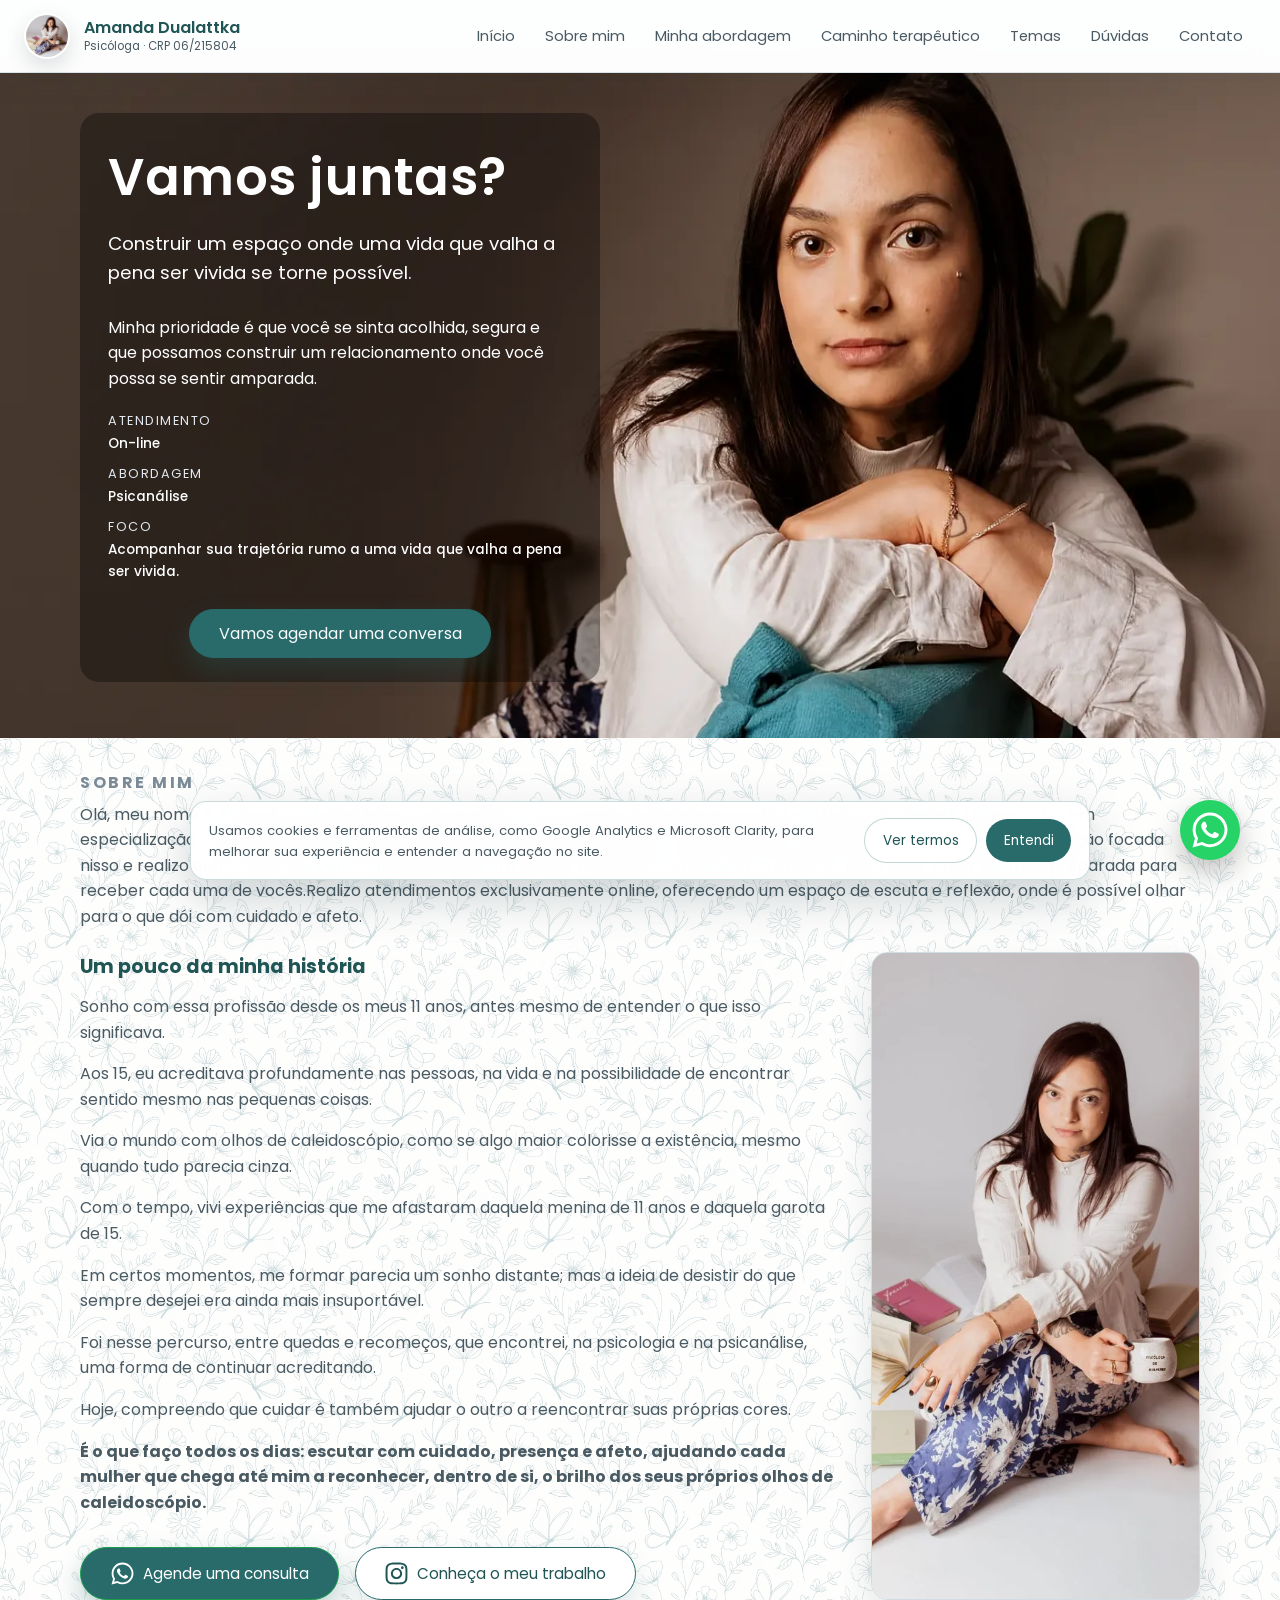
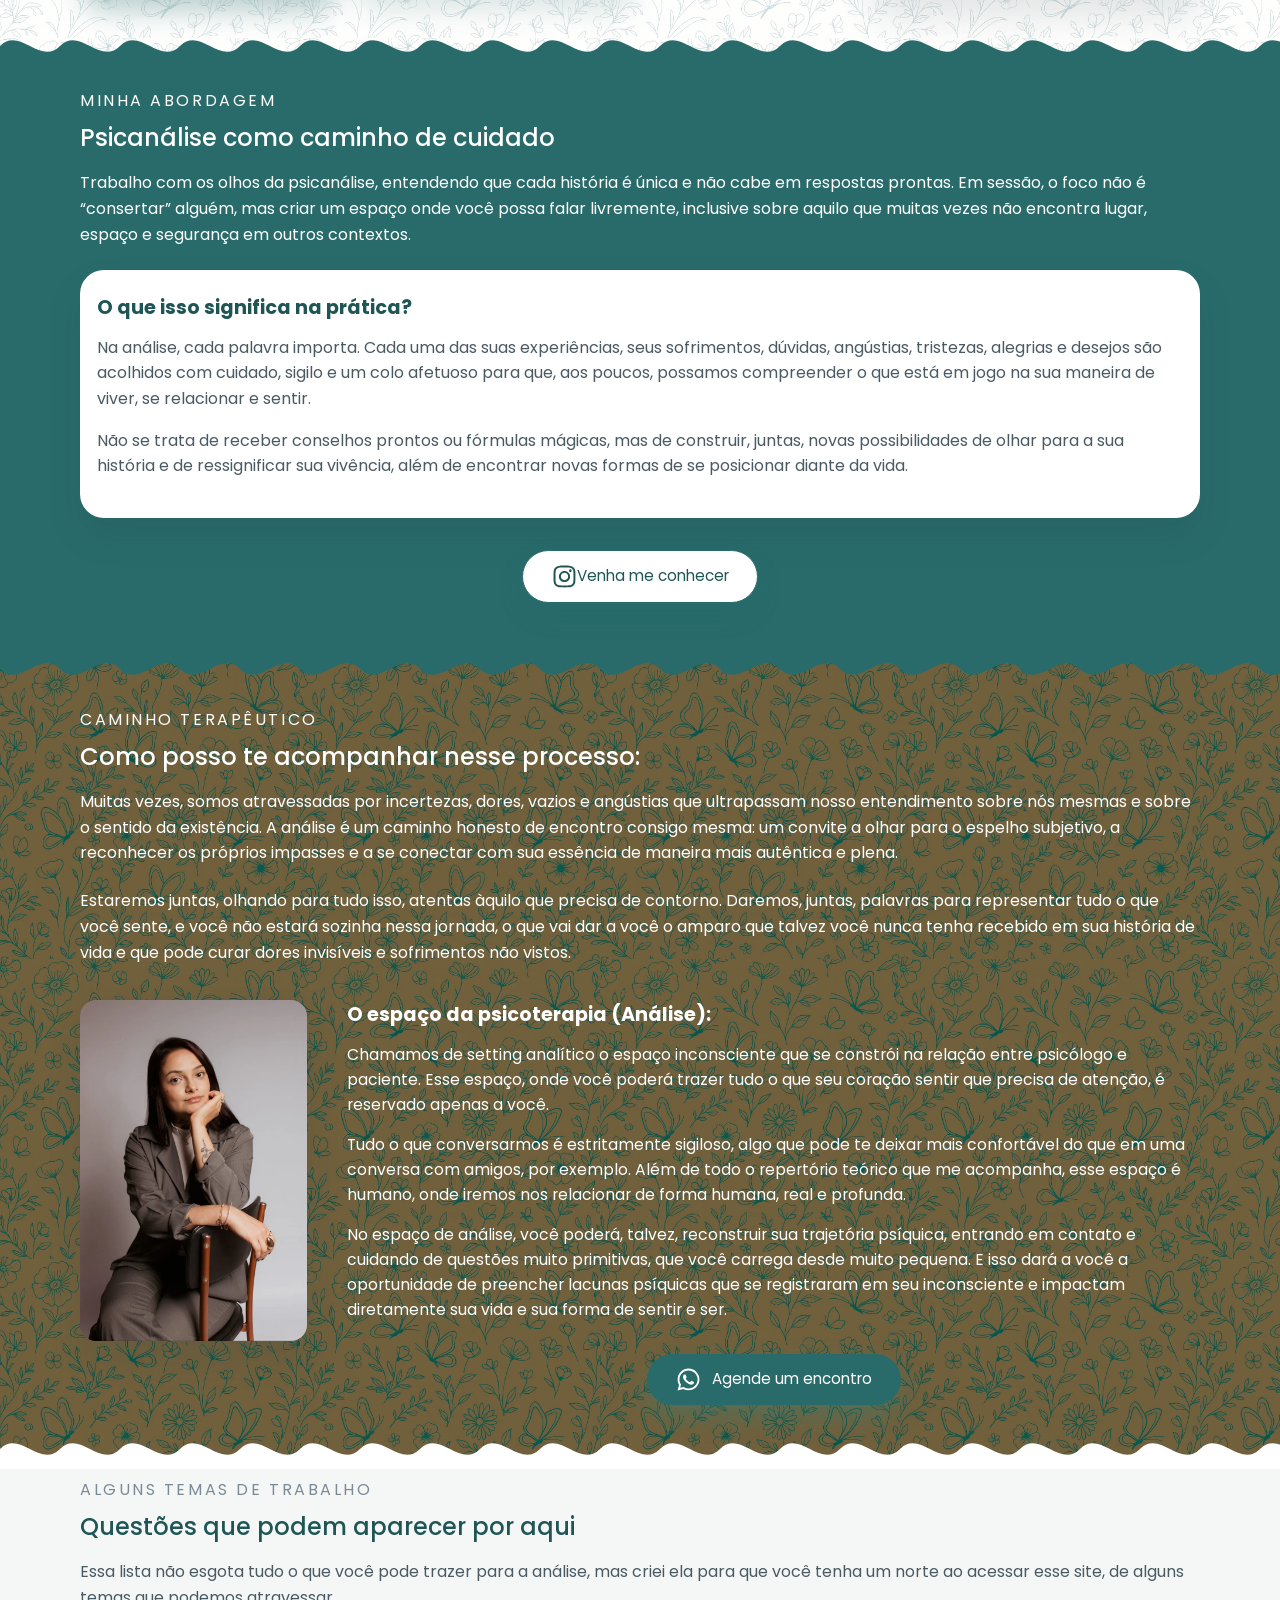
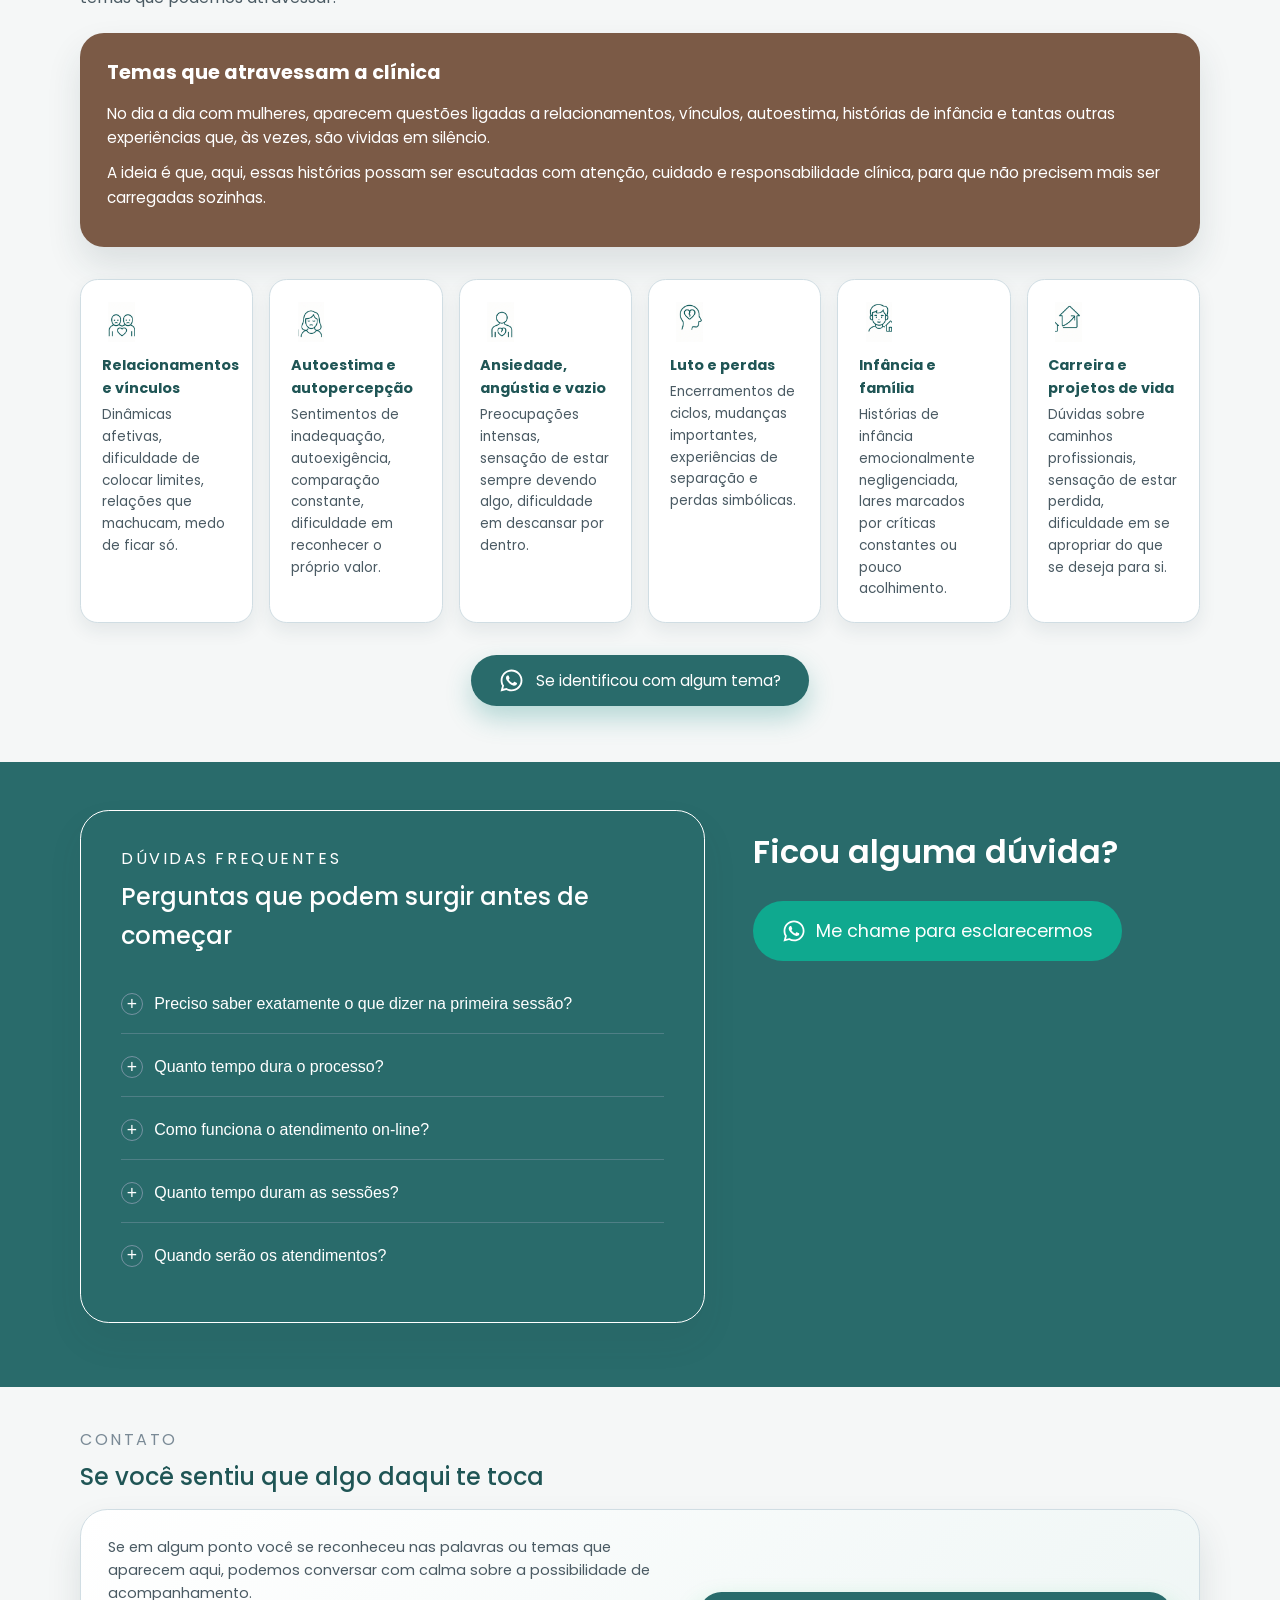
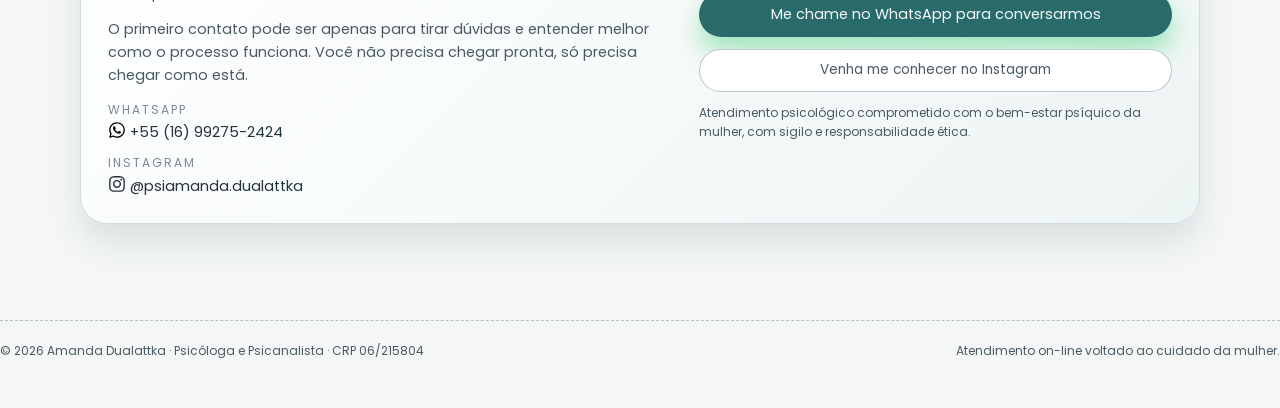
<file: index.html>
<!DOCTYPE html>
<html lang="pt-BR">
<head>
  <meta charset="UTF-8" />
  <meta name="viewport" content="width=device-width, initial-scale=1" />
  <title>Psicóloga Online | Terapia para Mulheres | Amanda Dualattka</title>
  <meta name="description" content="Atendimento psicológico online voltado à saúde emocional da mulher. Um espaço de escuta, cuidado e reflexão.">
  <meta name="robots" content="index, follow">
  <link rel="icon" type="image/png" href="favicon.png">

  <!-- SEO & Social -->
  <link rel="canonical" href="https://psi.amandadualattka.com.br/">
  <meta name="theme-color" content="#296B6B">

  <!-- Open Graph -->
  <meta property="og:type" content="website">
  <meta property="og:url" content="https://psi.amandadualattka.com.br/">
  <meta property="og:title" content="Psicóloga Online | Terapia para Mulheres | Amanda Dualattka">
  <meta property="og:description" content="Atendimento psicológico online voltado à saúde emocional da mulher. Um espaço de escuta, cuidado e reflexão.">
  <meta property="og:image" content="https://psi.amandadualattka.com.br/amanda-hero.webp">
  <meta property="og:image:width" content="1200">
  <meta property="og:image:height" content="630">
  <meta property="og:image:type" content="image/webp">
  <meta property="og:locale" content="pt_BR">
  <meta property="og:site_name" content="Psi Amanda Dualattka">

  <!-- Twitter Card -->
  <meta name="twitter:card" content="summary_large_image">
  <meta name="twitter:title" content="Psicóloga Online | Terapia para Mulheres | Amanda Dualattka">
  <meta name="twitter:description" content="Atendimento psicológico online voltado à saúde emocional da mulher. Um espaço de escuta, cuidado e reflexão.">
  <meta name="twitter:image" content="https://psi.amandadualattka.com.br/amanda-hero.webp">

  <!-- Google tag (gtag.js) -->
  <script async src="https://www.googletagmanager.com/gtag/js?id=G-N88TZLFZXE"></script>
  <script>
    window.dataLayer = window.dataLayer || [];
    function gtag(){dataLayer.push(arguments);}
    gtag('js', new Date());

    gtag('config', 'G-N88TZLFZXE');
  </script>

  <!-- Microsoft Clarity -->
  <script type="text/javascript">
    (function(c,l,a,r,i,t,y){
        c[a]=c[a]||function(){(c[a].q=c[a].q||[]).push(arguments)};
        t=l.createElement(r);t.async=1;t.src="https://www.clarity.ms/tag/"+i;
        y=l.getElementsByTagName(r)[0];y.parentNode.insertBefore(t,y);
    })(window, document, "clarity", "script", "xt2mpjvr6r");
  </script>

  <!-- DNS prefetch -->
  <link rel="dns-prefetch" href="//www.googletagmanager.com">
  <link rel="dns-prefetch" href="//www.google-analytics.com">

  <!-- Fonte -->
  <link rel="preconnect" href="https://fonts.googleapis.com">
  <link rel="preconnect" href="https://fonts.gstatic.com" crossorigin>
  <link rel="preload" as="style" href="https://fonts.googleapis.com/css2?family=Poppins:wght@400;500;600&display=swap" onload="this.onload=null;this.rel='stylesheet'">
  <noscript><link href="https://fonts.googleapis.com/css2?family=Poppins:wght@400;500;600&display=swap" rel="stylesheet"></noscript>

  <script type="application/ld+json">
    {
      "@context": "https://schema.org",
      "@type": "Psychologist",
      "name": "Amanda Dualattka",
      "url": "https://psi.amandadualattka.com.br",
      "image": "https://psi.amandadualattka.com.br/amanda-hero.webp",
      "description": "Psicóloga especializada na saúde emocional da mulher. Atendimentos psicológicos online com foco em ansiedade, autoestima, relacionamentos e desenvolvimento emocional.",
      "areaServed": ["Brasil", "Portugal", "Espanha", "Alemanha", "Argentina", "Estados Unidos", "França", "Inglaterra", "Europa"],
      "availableService": [
        "Psicoterapia Online",
        "Atendimento psicológico para mulheres",
        "Terapia individual",
        "Apoio emocional"
      ],
      "telephone": "+5516992752424",
      "sameAs": [
        "https://www.instagram.com/psiamanda.dualattka",
        "https://wa.me/5516992752424"
      ],
      "address": {
        "@type": "PostalAddress",
        "addressCountry": "BR"
      }
    }
    </script>

  <link rel="stylesheet" href="style.css">

  <!-- variáveis inline mantidas como fallback rápido para First Contentful Paint -->
  <style>
    :root {
      --primary: #296B6B;
      --bg: #f5f7f7;
      --text: #22333b;
    }
    body { background: var(--bg); color: var(--text); }

    .cookie-notice {
      position: fixed;
      left: 1.25rem;
      right: 1.25rem;
      bottom: 1.25rem;
      z-index: 60;
      max-width: 900px;
      margin: 0 auto;
      display: flex;
      align-items: center;
      justify-content: space-between;
      gap: 1rem;
      padding: 1rem 1.1rem;
      border: 1px solid rgba(41, 107, 107, 0.24);
      border-radius: 1rem;
      background: rgba(255, 255, 255, 0.96);
      box-shadow: 0 18px 45px rgba(32, 58, 67, 0.22);
      backdrop-filter: blur(12px);
    }

    .cookie-notice p {
      font-size: 0.82rem;
      color: var(--muted);
      margin: 0;
    }

    .cookie-actions {
      display: flex;
      align-items: center;
      gap: 0.55rem;
      flex-shrink: 0;
    }

    .cookie-notice button {
      border: 0;
      border-radius: var(--radius-pill);
      padding: 0.65rem 1.1rem;
      background: var(--primary);
      color: #ffffff;
      font: inherit;
      font-size: 0.85rem;
      cursor: pointer;
    }

    .cookie-notice .btn-privacy {
      border: 1px solid rgba(41, 107, 107, 0.28);
      background: #ffffff;
      color: var(--primary-dark);
    }

    .privacy-modal {
      position: fixed;
      inset: 0;
      z-index: 90;
      display: flex;
      align-items: center;
      justify-content: center;
      padding: 1.25rem;
      background: rgba(22, 38, 44, 0.48);
      backdrop-filter: blur(8px);
    }

    .privacy-modal[hidden] {
      display: none;
    }

    .privacy-modal-card {
      position: relative;
      width: min(920px, 100%);
      max-height: min(82vh, 760px);
      overflow-y: auto;
      border: 1px solid var(--border);
      border-radius: 1.2rem;
      padding: 1.6rem 1.7rem;
      background: linear-gradient(135deg, #ffffff, #f3f8f8);
      box-shadow: 0 24px 70px rgba(22, 38, 44, 0.28);
    }

    .privacy-modal-close {
      position: sticky;
      top: 0;
      float: right;
      width: 36px;
      height: 36px;
      margin: -0.4rem -0.4rem 0.4rem 1rem;
      border: 1px solid rgba(41, 107, 107, 0.22);
      border-radius: var(--radius-pill);
      background: #ffffff;
      color: var(--primary-dark);
      font: inherit;
      font-size: 1.15rem;
      line-height: 1;
      cursor: pointer;
      box-shadow: 0 8px 18px rgba(32, 58, 67, 0.12);
    }

    .privacy-modal-card h2 {
      font-size: 1.45rem;
      color: var(--primary-dark);
      margin-bottom: 0.8rem;
    }

    .privacy-modal-card h3 {
      font-size: 1rem;
      color: var(--primary-dark);
      margin: 1.2rem 0 0.35rem;
    }

    .privacy-modal-card p,
    .privacy-modal-card li {
      font-size: 0.92rem;
      color: var(--muted);
    }

    .privacy-modal-card ul {
      padding-left: 1.2rem;
      margin-top: 0.4rem;
    }

    .privacy-modal-card a {
      color: var(--primary-dark);
      font-weight: 600;
      text-decoration: underline;
      text-underline-offset: 3px;
    }

    @media (max-width: 768px) {
      .cookie-notice {
        left: 0.85rem;
        right: 0.85rem;
        bottom: 0.85rem;
        flex-direction: column;
        align-items: flex-start;
      }

      .cookie-actions {
        width: 100%;
      }

      .cookie-notice button {
        width: 100%;
      }

      .privacy-modal {
        padding: 0.85rem;
      }

      .privacy-modal-card {
        max-height: 86vh;
        padding: 1.35rem 1.2rem;
      }
    }
  </style>
</head>
<body>
  <!-- SVG Sprite — ícones definidos uma única vez -->
  <svg xmlns="http://www.w3.org/2000/svg" style="display:none">
    <symbol id="icon-whatsapp" viewBox="0 0 448 512">
      <path d="M380.9 97.1C339 55.1 283.2 32 223.9 32c-122.4 0-222 99.6-222 222 0 39.1 10.2 77.3 29.6 111L0 480l117.7-30.9c32.4 17.7 68.9 27 106.1 27h.1c122.3 0 224.1-99.6 224.1-222 0-59.3-25.2-115-67.1-157zm-157 341.6c-33.2 0-65.7-8.9-94-25.7l-6.7-4-69.8 18.3L72 359.2l-4.4-7c-18.5-29.4-28.2-63.3-28.2-98.2 0-101.7 82.8-184.5 184.6-184.5 49.3 0 95.6 19.2 130.4 54.1 34.8 34.9 56.2 81.2 56.1 130.5 0 101.8-84.9 184.6-186.6 184.6zm101.2-138.2c-5.5-2.8-32.8-16.2-37.9-18-5.1-1.9-8.8-2.8-12.5 2.8-3.7 5.6-14.3 18-17.6 21.8-3.2 3.7-6.5 4.2-12 1.4-32.6-16.3-54-29.1-75.5-66-5.7-9.8 5.7-9.1 16.3-30.3 1.8-3.7.9-6.9-.5-9.7-1.4-2.8-12.5-30.1-17.1-41.2-4.5-10.8-9.1-9.3-12.5-9.5-3.2-.2-6.9-.2-10.6-.2-3.7 0-9.7 1.4-14.8 6.9-5.1 5.6-19.4 19-19.4 46.3 0 27.3 19.9 53.7 22.6 57.4 2.8 3.7 39.1 59.7 94.8 83.8 35.2 15.2 49 16.5 66.6 13.9 10.7-1.6 32.8-13.4 37.4-26.4 4.6-13 4.6-24.1 3.2-26.4-1.3-2.5-5-3.9-10.5-6.6z"/>
    </symbol>
    <symbol id="icon-instagram" viewBox="0 0 448 512">
      <path fill="currentColor" d="M224.1 141c-63.6 0-114.9 51.3-114.9 114.9s51.3 114.9 114.9 114.9S339 319.5 339 255.9 287.7 141 224.1 141zm0 189.6c-41.1 0-74.7-33.5-74.7-74.7s33.5-74.7 74.7-74.7 74.7 33.5 74.7 74.7-33.6 74.7-74.7 74.7zm146.4-194.3c0 14.9-12 26.8-26.8 26.8-14.9 0-26.8-12-26.8-26.8s12-26.8 26.8-26.8 26.8 12 26.8 26.8zm76.1 27.2c-1.7-35.9-9.9-67.7-36.2-93.9-26.2-26.2-58-34.4-93.9-36.2-37-2.1-147.9-2.1-184.9 0-35.8 1.7-67.6 9.9-93.9 36.1s-34.4 58-36.2 93.9c-2.1 37-2.1 147.9 0 184.9 1.7 35.9 9.9 67.7 36.2 93.9s58 34.4 93.9 36.2c37 2.1 147.9 2.1 184.9 0 35.9-1.7 67.7-9.9 93.9-36.2 26.2-26.2 34.4-58 36.2-93.9 2.1-37 2.1-147.8 0-184.8zM398.8 388c-7.8 19.6-22.9 34.7-42.6 42.6-29.5 11.7-99.5 9-132.1 9s-102.7 2.6-132.1-9c-19.6-7.8-34.7-22.9-42.6-42.6-11.7-29.5-9-99.5-9-132.1s-2.6-102.7 9-132.1c7.8-19.6 22.9-34.7 42.6-42.6 29.5-11.7 99.5-9 132.1-9s102.7-2.6 132.1 9c19.6 7.8 34.7 22.9 42.6 42.6 11.7 29.5 9 99.5 9 132.1s2.7 102.7-9 132.1z"/>
    </symbol>
  </svg>

  <a href="#page" class="skip-link">Pular para o conteúdo principal</a>

  <!-- NAVBAR -->
  <nav class="nav">
    <div class="nav-inner">
      <div class="brand">
        <div class="brand-avatar">
          <img src="amanda-avatar.webp" alt="Amanda Dualattka" width="40" height="40" />
        </div>
        <div class="brand-text">
          <span class="brand-name">Amanda Dualattka</span>
          <span class="brand-sub">Psicóloga · CRP 06/215804</span>
        </div>
      </div>

      <!-- Menu desktop -->
      <div class="nav-links">
        <a href="#inicio">Início</a>
        <a href="#sobre">Sobre mim</a>
        <a href="#minha-abordagem">Minha abordagem</a>
        <a href="#caminho-terapeutico">Caminho terapêutico</a>
        <a href="#temas">Temas</a>
        <a href="#duvidas">Dúvidas</a>
        <a href="#contato">Contato</a>
      </div>

      <!-- Botão mobile -->
      <button class="nav-burger" type="button" id="burger" aria-label="Abrir menu de navegação" aria-controls="mobileMenu">
        <span aria-hidden="true">☰</span>
        <span>Menu</span>
      </button>

    </div>

    <!-- Menu mobile -->
    <div class="nav-links-mobile" id="mobileMenu">
      <a href="#inicio">Início</a>
      <a href="#sobre">Sobre mim</a>
      <a href="#minha-abordagem">Minha abordagem</a>
      <a href="#caminho-terapeutico">Caminho terapêutico</a>
      <a href="#temas">Temas</a>
      <a href="#duvidas">Dúvidas</a>
      <a href="#contato">Contato</a>
    </div>
  </nav>

  <!-- HERO -->
  <section id="inicio" class="hero">
    <div class="hero-content">
      <div class="hero-intro">
        <h1 class="hero-title">Vamos juntas?</h1>
        <p class="hero-subtitle-main">
          Construir um espaço onde uma vida que valha a pena ser vivida se torne possível.
        </p>
      </div>

      <div class="hero-details">
        <p class="hero-subtitle-extra">
          Minha prioridade é que você se sinta acolhida, segura e que possamos construir um relacionamento onde você possa se sentir amparada.
        </p>

        <div class="hero-meta">
          <span>
            <span class="hero-meta-label">Atendimento</span>
            <span class="hero-meta-value">On-line</span>
          </span>
          <span>
            <span class="hero-meta-label">Abordagem</span>
            <span class="hero-meta-value">Psicanálise</span>
          </span>
          <span>
            <span class="hero-meta-label">Foco</span>
            <span class="hero-meta-value">Acompanhar sua trajetória rumo a uma vida que valha a pena ser vivida.</span>
          </span>
        </div>

        <div class="hero-actions">
          <a
            href="https://wa.me/5516992752424?text=Ol%C3%A1%2C+gostaria+de+saber+um+pouco+mais+sobre+a+terapia."
            class="btn-primary"
            target="_blank"
            rel="noopener noreferrer"
            data-ga-click="whatsapp"
            data-ga-location="hero_primary_whatsapp"
          >
            Vamos agendar uma conversa
          </a>
        </div>
      </div>
    </div>
  </section>

  <main id="page" class="page">
    <!-- SOBRE MIM -->
    <section id="sobre">
      <h2 class="section-kicker reveal-left">Sobre mim</h2>
      <p class="section-sub reveal-left">
        Olá, meu nome é Amanda, sou psicóloga e psicanalista, e acompanho mulheres que estão em busca de sentido.
        Me encontro em especialização contínua em tudo o que envolve a vida psíquica da mulher nos dias de hoje. 
        Atualmente, curso uma pós-graduação focada nisso e realizo outros diversos cursos, participações em grupos de estudos, entre outros eventos, 
        para estar cada vez mais preparada para receber cada uma de vocês.Realizo atendimentos exclusivamente online, oferecendo um espaço de escuta e reflexão, 
        onde é possível olhar para o que dói com cuidado e afeto.
      </p>
      <div class="section-grid">
        <div class="card reveal-right">
          <h3>Um pouco da minha história</h3>
          <p>
            Sonho com essa profissão desde os meus 11 anos, antes mesmo de entender o que isso significava.
          </p>
          <p>
            Aos 15, eu acreditava profundamente nas pessoas, na vida e na possibilidade de encontrar sentido mesmo nas pequenas coisas.
          </p>
          <p>
            Via o mundo com olhos de caleidoscópio, como se algo maior colorisse a existência, mesmo quando tudo parecia cinza.
          </p>
          <p>
            Com o tempo, vivi experiências que me afastaram daquela menina de 11 anos e daquela garota de 15.
          </p>
          <p>
            Em certos momentos, me formar parecia um sonho distante; mas a ideia de desistir do que sempre desejei era ainda mais insuportável.
          </p>
          <p>  
            Foi nesse percurso, entre quedas e recomeços, que encontrei, na psicologia e na psicanálise, uma forma de continuar acreditando.
          </p>
          <p>
            Hoje, compreendo que cuidar é também ajudar o outro a reencontrar suas próprias cores.
          </p>
          <p>
            <b>É o que faço todos os dias: 
              escutar com cuidado, presença e afeto, ajudando cada mulher que chega até mim a reconhecer, dentro de si, 
              o brilho dos seus próprios olhos de caleidoscópio.</b>
          </p>

          <div class="sobre-actions reveal-left">
            <!-- Botão WhatsApp -->
            <a
              href="https://wa.me/5516992752424?text=Ol%C3%A1%2C+gostaria+de+saber+um+pouco+mais+sobre+a+terapia."
              class="btn-whats-full"
              target="_blank"
              rel="noopener noreferrer"
              data-ga-click="whatsapp"
              data-ga-location="about_primary_whatsapp"
            >
              <svg aria-hidden="true" class="icon"><use href="#icon-whatsapp"/></svg>
              Agende uma consulta
            </a>

            <!-- Botão Instagram -->
            <a
              href="https://www.instagram.com/psiamanda.dualattka"
              class="btn-instagram-full"
              target="_blank"
              rel="noopener noreferrer"
              data-ga-click="instagram"
              data-ga-location="about_primary_instagram"
            >
              <svg aria-hidden="true" class="icon"><use href="#icon-instagram"/></svg>
              Conheça o meu trabalho
            </a>
          </div>
        </div>

        <div class="sobre-photo reveal-left">
          <img src="amanda-perfil.webp" alt="Amanda Dualattka entre livros" width="500" height="600" loading="lazy" />
        </div>
      </div>
    </section>
    
    <!-- MINHA ABORDAGEM -->
    <section id="minha-abordagem">
      <p class="section-kicker reveal-left">Minha abordagem</p>
      <h2 class="section-title reveal-left">Psicanálise como caminho de cuidado</h2>
      <p class="section-sub reveal-left">
        Trabalho com os olhos da psicanálise, entendendo que cada história é única e não cabe em respostas prontas. 
        Em sessão, o foco não é “consertar” alguém, mas criar um espaço onde você possa falar livremente, 
          inclusive sobre aquilo que muitas vezes não encontra lugar, espaço e segurança em outros contextos.
      </p>
      <div class="card reveal-right">
        <h3>O que isso significa na prática?</h3>
        <p>
          Na análise, cada palavra importa. Cada uma das suas experiências, seus sofrimentos, dúvidas, angústias, tristezas, 
          alegrias e desejos são acolhidos com cuidado, sigilo e um colo afetuoso para que, aos poucos, 
          possamos compreender o que está em jogo na sua maneira de viver, se relacionar e sentir.
        </p>
        <p>
          Não se trata de receber conselhos prontos ou fórmulas mágicas, mas de construir, juntas, 
          novas possibilidades de olhar para a sua história e de ressignificar sua vivência, além de encontrar novas formas de se posicionar diante da vida.
        </p>
      </div>
      <div class="caminho-btn-wrapper reveal-left">
        <a
              href="https://www.instagram.com/psiamanda.dualattka"
              class="btn-instagram-full"
              target="_blank"
              rel="noopener noreferrer"
              data-ga-click="instagram"
              data-ga-location="approach_primary_instagram"
            >
              <svg aria-hidden="true" class="icon"><use href="#icon-instagram"/></svg>
              Venha me conhecer
            </a>
          </div>
    </section>

    <!-- CAMINHO TERAPÊUTICO -->
    <section id="caminho-terapeutico" class="reveal-up">
      <p class="section-kicker">Caminho terapêutico</p>
      <h2 class="section-title">Como posso te acompanhar nesse processo:</h2>
      <p class="section-sub">
        Muitas vezes, somos atravessadas por incertezas, dores, vazios e angústias que ultrapassam nosso entendimento sobre nós mesmas e sobre o sentido da existência.
        A análise é um caminho honesto de encontro consigo mesma: um convite a olhar para o espelho subjetivo, a reconhecer os próprios impasses 
        e a se conectar com sua essência de maneira mais autêntica e plena.
      </p>
      <p>
        Estaremos juntas, olhando para tudo isso, atentas àquilo que precisa de contorno. Daremos, juntas, palavras para representar tudo o que você sente, 
        e você não estará sozinha nessa jornada, o que vai dar a você o amparo que talvez você nunca tenha recebido em sua história de 
        vida e que pode curar dores invisíveis e sofrimentos não vistos.
      </p>

      <div class="caminho-grid">
        <div class="caminho-photo">
          <img src="amanda_caminho.webp" alt="Psicóloga Amanda Dualattka caminhando em ambiente ao ar livre, simbolizando jornada emocional" width="500" height="600" loading="lazy">
        </div>

        <div class="caminho-text">
          <h3>O espaço da psicoterapia (Análise):</h3>
          <p>
            Chamamos de setting analítico o espaço inconsciente que se constrói na relação entre psicólogo e paciente. 
            Esse espaço, onde você poderá trazer tudo o que seu coração sentir que precisa de atenção, é reservado apenas a você.
          </p>
          <p>
            Tudo o que conversarmos é estritamente sigiloso, algo que pode te deixar mais confortável do que em uma conversa com amigos, por exemplo.
            Além de todo o repertório teórico que me acompanha, esse espaço é humano, onde iremos nos relacionar de forma humana, real e profunda.
          </p>
          <p>
            No espaço de análise, você poderá, talvez, reconstruir sua trajetória psíquica, entrando em contato e cuidando de questões muito primitivas, 
            que você carrega desde muito pequena. E isso dará a você a oportunidade de preencher lacunas psíquicas que se registraram em seu inconsciente e 
            impactam diretamente sua vida e sua forma de sentir e ser.
          </p>
          <div class="caminho-btn-wrapper">
            <a 
              href="https://wa.me/5516992752424?text=Ol%C3%A1%2C+gostaria+de+saber+um+pouco+mais+sobre+a+terapia." 
              target="_blank"
              rel="noopener noreferrer" 
              class="btn-whats"
              data-ga-click="whatsapp"
              data-ga-location="therapeutic_path_primary_whatsapp"
            >
              <svg aria-hidden="true" class="icon"><use href="#icon-whatsapp"/></svg>
              Agende um encontro
            </a>
          </div>
        </div>
      </div>
    </section>

    <!-- TEMAS -->
    <section id="temas" class="reveal-right">
      <p class="section-kicker">Alguns temas de trabalho</p>
      <h2 class="section-title">Questões que podem aparecer por aqui</h2>
      <p class="section-sub">
        Essa lista não esgota tudo o que você pode trazer para a análise, 
        mas criei ela para que você tenha um norte ao acessar esse site, de alguns temas que podemos atravessar.
      </p>

      <!-- Card movido do bloco Caminho terapêutico -->
      <div class="tema-card">
        <h3>Temas que atravessam a clínica</h3>
        <p>
          No dia a dia com mulheres, aparecem questões ligadas a relacionamentos,
          vínculos, autoestima, histórias de infância e tantas outras experiências
          que, às vezes, são vividas em silêncio.
        </p>
        <p>
          A ideia é que, aqui, essas histórias possam ser escutadas com atenção,
          cuidado e responsabilidade clínica, para que não precisem mais ser
          carregadas sozinhas.
        </p>
      </div>

      <div class="tema-grid">
        <div class="tema-item">
          <img
            src="tema-relacionamentos.webp"
            alt="Ícone de relacionamentos"
            class="tema-item-icon"
            width="80" height="80" loading="lazy"
          >
          <strong>Relacionamentos e vínculos</strong>
          Dinâmicas afetivas, dificuldade de colocar limites,
          relações que machucam, medo de ficar só.
        </div>
        <div class="tema-item">
          <img
            src="tema-autoestima.webp"
            alt="Ícone de autoestima"
            class="tema-item-icon"
            width="80" height="80" loading="lazy"
          >
          <strong>Autoestima e autopercepção</strong>
          Sentimentos de inadequação, autoexigência, comparação constante,
          dificuldade em reconhecer o próprio valor.
        </div>
        <div class="tema-item">
          <img
            src="tema-ansiedade.webp"
            alt="Ícone de ansiedade"
            class="tema-item-icon"
            width="80" height="80" loading="lazy"
          >
          <strong>Ansiedade, angústia e vazio</strong>
          Preocupações intensas, sensação de estar sempre devendo algo,
          dificuldade em descansar por dentro.
        </div>
        <div class="tema-item">
          <img
            src="tema-luto.webp"
            alt="Ícone de luto"
            class="tema-item-icon"
            width="80" height="80" loading="lazy"
          >
          <strong>Luto e perdas</strong>
          Encerramentos de ciclos, mudanças importantes,
          experiências de separação e perdas simbólicas.
        </div>
        <div class="tema-item">
          <img
            src="tema-infancia.webp"
            alt="Ícone de infância"
            class="tema-item-icon"
            width="80" height="80" loading="lazy"
          >
          <strong>Infância e família</strong>
          Histórias de infância emocionalmente negligenciada,
          lares marcados por críticas constantes ou pouco acolhimento.
        </div>
        <div class="tema-item">
          <img
            src="tema-carreira.webp"
            alt="Ícone de carreira"
            class="tema-item-icon"
            width="80" height="80" loading="lazy"
          >
          <strong>Carreira e projetos de vida</strong>
          Dúvidas sobre caminhos profissionais, sensação de estar perdida,
          dificuldade em se apropriar do que se deseja para si.
        </div>
      </div>
      <div class="caminho-btn-wrapper">
        <a 
          href="https://wa.me/5516992752424?text=Ol%C3%A1%2C+gostaria+de+saber+um+pouco+mais+sobre+a+terapia." 
          target="_blank"
              rel="noopener noreferrer" 
          class="btn-whats"
          data-ga-click="whatsapp"
          data-ga-location="topics_primary_whatsapp"
        >
          <svg aria-hidden="true" class="icon"><use href="#icon-whatsapp"/></svg>
          Se identificou com algum tema?
        </a>
      </div>
    </section>

    <!-- DÚVIDAS -->
    <section id="duvidas">
      <div class="duvidas-container">

          <!-- COLUNA DA ESQUERDA -->
          <div class="duvidas-left">
            <div class="faq-wrapper reveal">
              <p class="section-kicker">Dúvidas frequentes</p>
              <h2 class="section-title">Perguntas que podem surgir antes de começar</h2>

              <div class="faq-list">

                <div class="faq-item-wrapper">
                  <button class="faq-question-btn" type="button" aria-expanded="false" aria-controls="faq-1">
                    <span class="faq-icon">+</span>
                    <span>Preciso saber exatamente o que dizer na primeira sessão?</span>
                  </button>
                  <div class="faq-answer" id="faq-1" role="region">
                    <p>
                      Não, você não precisa chegar pronta; a análise é justamente o lugar onde poderemos construir algo que te dê palavras sobre o que sente e vive.
                      Você só precisa ser você.
                    </p>
                  </div>
                </div>

                <div class="faq-item-wrapper">
                  <button class="faq-question-btn" type="button" aria-expanded="false" aria-controls="faq-2">
                    <span class="faq-icon">+</span>
                    <span>Quanto tempo dura o processo?</span>
                  </button>
                  <div class="faq-answer" id="faq-2" role="region">
                    <p>Não existe um tempo exato, pois cada pessoa tem o seu processo de forma tão única e singular que seria impossível
                      realizar essa travessia psíquica com tempo determinado.</p>
                  </div>
                </div>

                <div class="faq-item-wrapper">
                  <button class="faq-question-btn" type="button" aria-expanded="false" aria-controls="faq-3">
                    <span class="faq-icon">+</span>
                    <span>Como funciona o atendimento on-line?</span>
                  </button>
                  <div class="faq-answer" id="faq-3" role="region">
                    <p>O atendimento acontece por videochamada, através do Google Meet.
                      Eu irei te enviar via WhatsApp um link para acessar a sessão.
                      Estarei acompanhando sua entrada caso surjam dificuldades.
                      Você pode fazer com seu celular, computador ou tablet.
                    </p>
                  </div>
                </div>

                <div class="faq-item-wrapper">
                  <button class="faq-question-btn" type="button" aria-expanded="false" aria-controls="faq-4">
                    <span class="faq-icon">+</span>
                    <span>Quanto tempo duram as sessões?</span>
                  </button>
                  <div class="faq-answer" id="faq-4" role="region">
                    <p>
                      As sessões duram 40 minutos e iremos nos encontrar uma vez por semana.
                      Porém, isso pode ser conversado para adaptarmos os encontros a cada caso.
                    </p>
                  </div>
                </div>

                <div class="faq-item-wrapper">
                  <button class="faq-question-btn" type="button" aria-expanded="false" aria-controls="faq-5">
                    <span class="faq-icon">+</span>
                    <span>Quando serão os atendimentos?</span>
                  </button>
                  <div class="faq-answer" id="faq-5" role="region">
                    <p>
                      Os atendimentos são feitos com horário e data marcados com antecedência para que eu possa organizar a agenda para te receber com inteireza.
                      Iremos encontrar um horário que faça sentido pra você.
                      Os atendimentos são de segunda a sexta-feira.
                    </p>
                  </div>
                </div>

              </div>
            </div>
          </div>

          <!-- COLUNA DA DIREITA -->
          <div class="duvidas-right reveal-right">

            <h3>Ficou alguma dúvida?</h3>

            <a 
              href="https://wa.me/5516992752424?text=Ol%C3%A1%2C+gostaria+de+saber+um+pouco+mais+sobre+a+terapia." 
              target="_blank"
              rel="noopener noreferrer" 
              class="btn-whats-cta"
              data-ga-click="whatsapp"
              data-ga-location="faq_primary_whatsapp"
            >
          <svg aria-hidden="true" class="icon"><use href="#icon-whatsapp"/></svg>
          Me chame para esclarecermos
        </a>
          </div>

        </div>
    </section>

    <!-- CONTATO -->
    <section id="contato" class="reveal-right">
      <p class="section-kicker">Contato</p>
      <h2 class="section-title">Se você sentiu que algo daqui te toca</h2>

      <div class="contato-card">
        <div class="contato-info">
          <p>
            Se em algum ponto você se reconheceu nas palavras ou temas que aparecem aqui, podemos conversar com calma sobre a possibilidade de acompanhamento.
          </p>
          <p>
            O primeiro contato pode ser apenas para tirar dúvidas e entender melhor como o processo funciona. 
            Você não precisa chegar pronta, só precisa chegar como está.
          </p>
          <dl class="contato-list">
            <dt>WhatsApp</dt>
<dd>
  <a
    href="https://wa.me/5516992752424?text=Ol%C3%A1%2C+gostaria+de+saber+um+pouco+mais+sobre+a+terapia."
    target="_blank"
    rel="noopener noreferrer"
    class="contato-link"
    data-ga-click="whatsapp"
    data-ga-location="contact_list_whatsapp"
  >
    <svg aria-hidden="true" class="icon contato-icon"><use href="#icon-whatsapp"/></svg>
    <span>+55 (16) 99275-2424</span>
  </a>
</dd>

<dt>Instagram</dt>
<dd>
  <a
    href="https://www.instagram.com/psiamanda.dualattka"
    target="_blank"
    rel="noopener noreferrer"
    class="contato-link"
    data-ga-click="instagram"
    data-ga-location="contact_list_instagram"
  >
    <svg aria-hidden="true" class="icon contato-icon"><use href="#icon-instagram"/></svg>
    <span>@psiamanda.dualattka</span>
  </a>
</dd>

          </dl>
        </div>
        <div class="contato-actions">
          <a
            href="https://wa.me/5516992752424?text=Ol%C3%A1%2C+gostaria+de+saber+um+pouco+mais+sobre+a+terapia."
            class="btn-whatsapp"
            target="_blank"
            rel="noopener noreferrer"
            data-ga-click="whatsapp"
            data-ga-location="contact_primary_whatsapp"
          >
            Me chame no WhatsApp para conversarmos
          </a>
          <a 
            href="https://www.instagram.com/psiamanda.dualattka" 
            class="btn-secondary" 
            target="_blank" 
            rel="noopener noreferrer"
            data-ga-click="instagram"
            data-ga-location="contact_primary_instagram"
          >
            Venha me conhecer no Instagram
          </a>
          <small>
            Atendimento psicológico comprometido com o bem-estar psíquico da mulher,
            com sigilo e responsabilidade ética.
          </small>
        </div>
      </div>
    </section>

    <footer>
      <span>© <span id="year">2025</span> Amanda Dualattka · Psicóloga e Psicanalista · CRP 06/215804</span>
      <span>Atendimento on-line voltado ao cuidado da mulher.</span>
    </footer>
  </main>

  <script defer src="script.js"></script>
    <!-- BOTÃO FLUTUANTE WHATSAPP -->
  <a
    href="https://wa.me/5516992752424?text=Ol%C3%A1%2C+gostaria+de+saber+um+pouco+mais+sobre+a+terapia."
    class="whatsapp-float"
    target="_blank"
    rel="noopener noreferrer"
    aria-label="Falar comigo no WhatsApp"
    data-ga-click="whatsapp"
    data-ga-location="floating_whatsapp"
  >
    <svg aria-hidden="true"><use href="#icon-whatsapp"/></svg>
  </a>

  <div class="cookie-notice" id="cookieNotice">
    <p>
      Usamos cookies e ferramentas de análise, como Google Analytics e Microsoft Clarity, para melhorar sua experiência e entender a navegação no site.
    </p>
    <div class="cookie-actions">
      <button type="button" class="btn-privacy" id="privacyOpen">Ver termos</button>
      <button type="button" id="cookieAccept">Entendi</button>
    </div>
  </div>

  <div class="privacy-modal" id="privacyModal" role="dialog" aria-modal="true" aria-labelledby="privacyTitle" hidden>
    <div class="privacy-modal-card">
      <button type="button" class="privacy-modal-close" id="privacyClose" aria-label="Fechar termos de privacidade">×</button>
      <p class="section-kicker">Privacidade</p>
      <h2 id="privacyTitle">Como usamos dados de navegação</h2>
      <p>
        Este site usa ferramentas de análise, como Google Analytics e Microsoft Clarity, para entender de forma geral como as pessoas chegam, navegam e interagem com as páginas.
        Essas informações ajudam a melhorar a experiência, a clareza das informações e o desempenho dos anúncios.
      </p>

      <h3>O que pode ser coletado</h3>
      <ul>
        <li>páginas acessadas, origem da visita e tempo aproximado de navegação;</li>
        <li>cliques, rolagem da página e interações gerais com botões e links;</li>
        <li>informações técnicas do dispositivo, navegador e localização aproximada.</li>
      </ul>

      <h3>O que não coletamos por aqui</h3>
      <p>
        Este site não possui formulário de atendimento, prontuário, área de login ou coleta direta de informações clínicas.
        O primeiro contato acontece pelo WhatsApp ou Instagram, em plataformas externas.
      </p>

      <h3>Microsoft Clarity</h3>
      <p>
        O Microsoft Clarity pode gerar mapas de calor e gravações de sessão para mostrar padrões de navegação.
        Por padrão, conteúdos sensíveis são mascarados. Mesmo assim, os dados são usados apenas para análise de experiência e melhoria do site.
      </p>

      <h3>Contato</h3>
      <p>
        Em caso de dúvidas sobre privacidade, entre em contato pelo WhatsApp:
        <a href="https://wa.me/5516992752424" target="_blank" rel="noopener noreferrer">+55 (16) 99275-2424</a>.
      </p>
    </div>
  </div>

  <script>
    const cookieNotice = document.getElementById("cookieNotice");
    const cookieAccept = document.getElementById("cookieAccept");
    const privacyOpen = document.getElementById("privacyOpen");
    const privacyClose = document.getElementById("privacyClose");
    const privacyModal = document.getElementById("privacyModal");

    function openPrivacyModal() {
      privacyModal?.removeAttribute("hidden");
      privacyClose?.focus();
    }

    function closePrivacyModal() {
      privacyModal?.setAttribute("hidden", "");
      privacyOpen?.focus();
    }

    if (localStorage.getItem("privacyNoticeAccepted") === "true") {
      cookieNotice?.remove();
    }

    cookieAccept?.addEventListener("click", () => {
      localStorage.setItem("privacyNoticeAccepted", "true");
      cookieNotice?.remove();
    });

    privacyOpen?.addEventListener("click", openPrivacyModal);
    privacyClose?.addEventListener("click", closePrivacyModal);

    privacyModal?.addEventListener("click", (event) => {
      if (event.target === privacyModal) closePrivacyModal();
    });

    document.addEventListener("keydown", (event) => {
      if (event.key === "Escape" && !privacyModal?.hasAttribute("hidden")) {
        closePrivacyModal();
      }
    });
  </script>

</body>
</html>
</file>
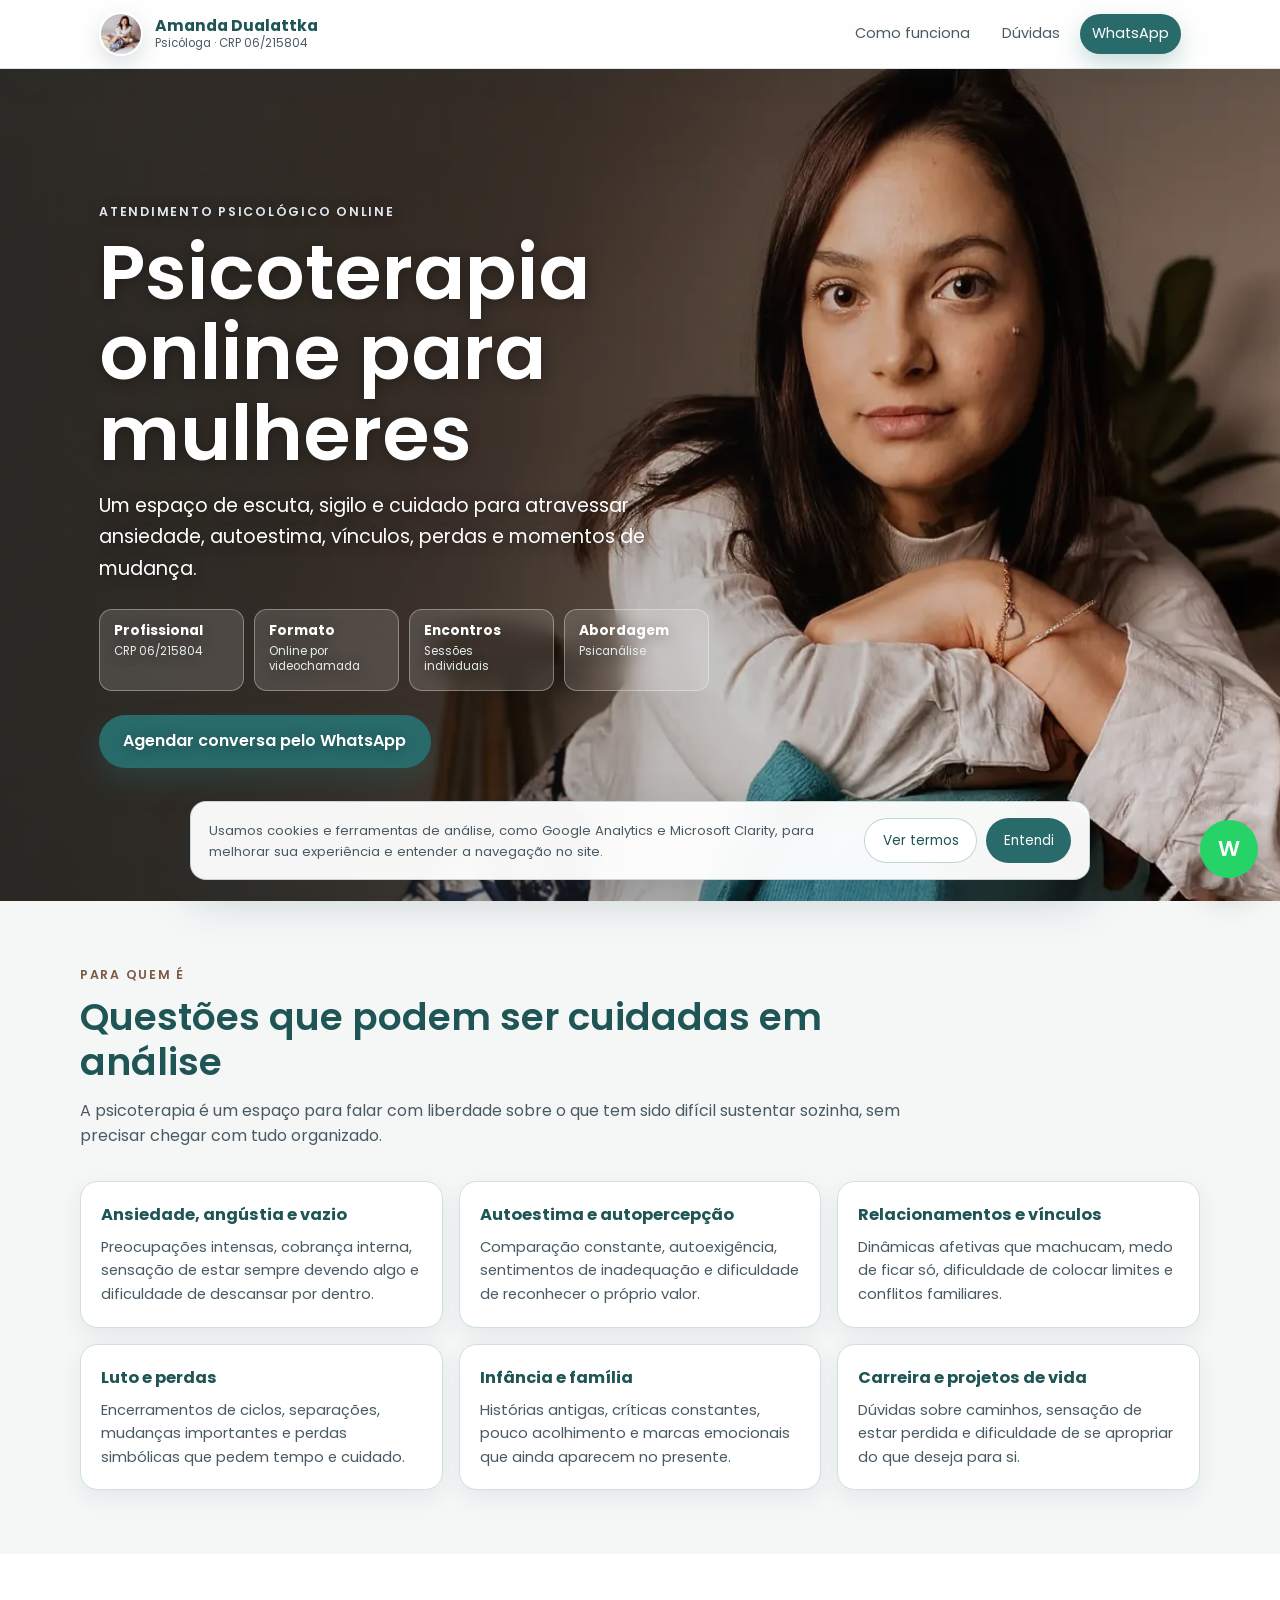
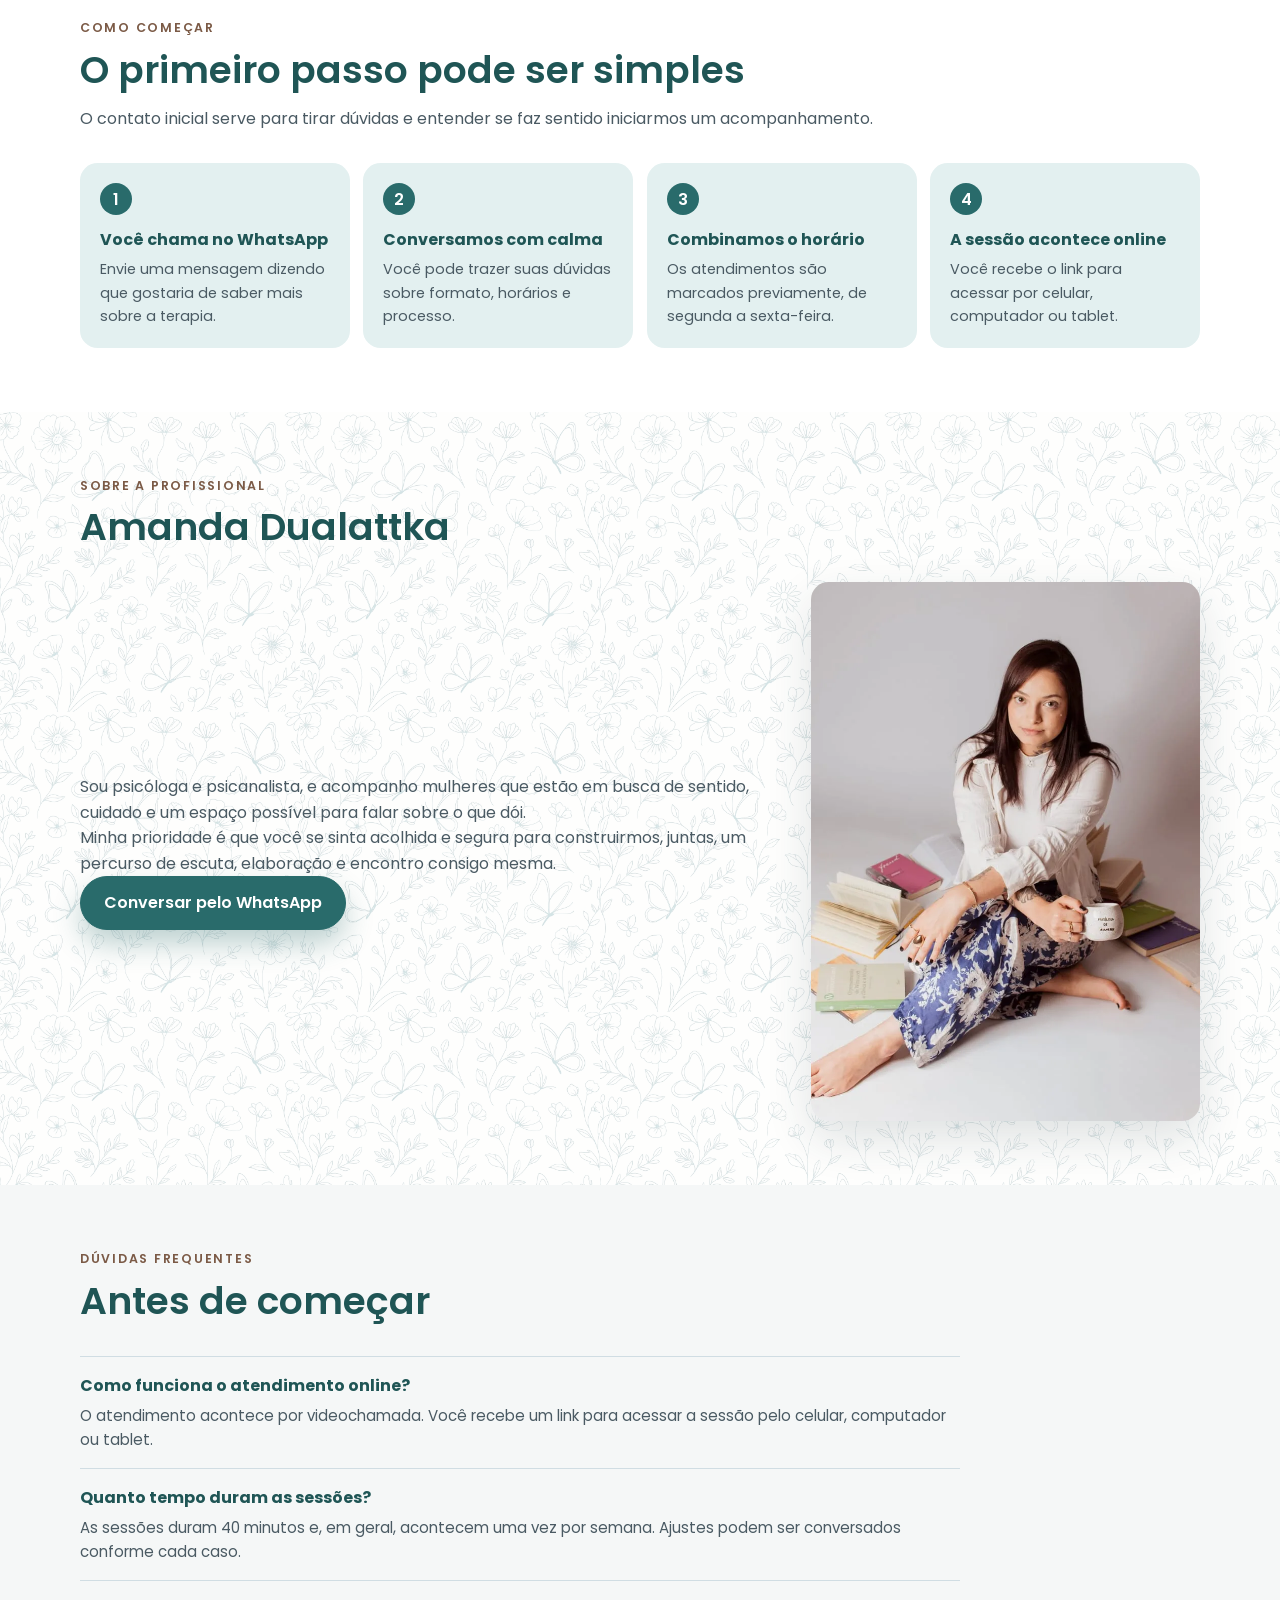
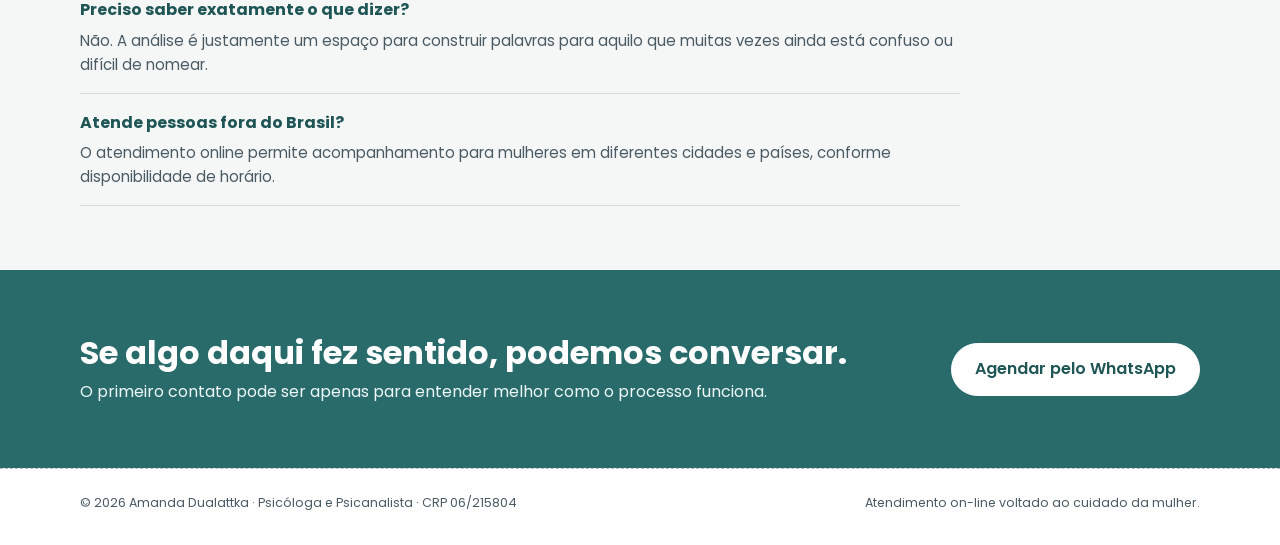
<file: terapia-online/index.html>
<!DOCTYPE html>
<html lang="pt-BR">
<head>
  <meta charset="UTF-8" />
  <meta name="viewport" content="width=device-width, initial-scale=1" />
  <title>Psicoterapia Online para Mulheres | Amanda Dualattka</title>
  <meta name="description" content="Psicoterapia online para mulheres com Amanda Dualattka, Psicóloga CRP 06/215804. Atendimento individual, sigiloso e acolhedor por videochamada.">
  <meta name="robots" content="index, follow">
  <link rel="icon" type="image/png" href="../favicon.png">
  <link rel="canonical" href="https://psi.amandadualattka.com.br/terapia-online/">
  <meta name="theme-color" content="#296B6B">

  <meta property="og:type" content="website">
  <meta property="og:url" content="https://psi.amandadualattka.com.br/terapia-online/">
  <meta property="og:title" content="Psicoterapia Online para Mulheres | Amanda Dualattka">
  <meta property="og:description" content="Atendimento psicológico online, individual e sigiloso para mulheres.">
  <meta property="og:image" content="https://psi.amandadualattka.com.br/amanda-hero.webp">
  <meta property="og:locale" content="pt_BR">

  <script async src="https://www.googletagmanager.com/gtag/js?id=G-N88TZLFZXE"></script>
  <script>
    window.dataLayer = window.dataLayer || [];
    function gtag(){dataLayer.push(arguments);}
    gtag('js', new Date());
    gtag('config', 'G-N88TZLFZXE');
  </script>

  <script type="text/javascript">
    (function(c,l,a,r,i,t,y){
        c[a]=c[a]||function(){(c[a].q=c[a].q||[]).push(arguments)};
        t=l.createElement(r);t.async=1;t.src="https://www.clarity.ms/tag/"+i;
        y=l.getElementsByTagName(r)[0];y.parentNode.insertBefore(t,y);
    })(window, document, "clarity", "script", "xt2mpjvr6r");
  </script>

  <link rel="preconnect" href="https://fonts.googleapis.com">
  <link rel="preconnect" href="https://fonts.gstatic.com" crossorigin>
  <link rel="preload" as="style" href="https://fonts.googleapis.com/css2?family=Poppins:wght@400;500;600&display=swap" onload="this.onload=null;this.rel='stylesheet'">
  <noscript><link href="https://fonts.googleapis.com/css2?family=Poppins:wght@400;500;600&display=swap" rel="stylesheet"></noscript>

  <script type="application/ld+json">
    {
      "@context": "https://schema.org",
      "@type": "Psychologist",
      "name": "Amanda Dualattka",
      "url": "https://psi.amandadualattka.com.br/terapia-online/",
      "image": "https://psi.amandadualattka.com.br/amanda-hero.webp",
      "description": "Psicoterapia online para mulheres com atendimento individual, sigiloso e acolhedor.",
      "telephone": "+5516992752424",
      "areaServed": ["Brasil", "Portugal", "Espanha", "Alemanha", "Argentina", "Estados Unidos", "França", "Inglaterra", "Europa"],
      "availableService": ["Psicoterapia Online", "Atendimento psicológico para mulheres", "Terapia individual"],
      "sameAs": [
        "https://www.instagram.com/psiamanda.dualattka",
        "https://wa.me/5516992752424"
      ],
      "address": {
        "@type": "PostalAddress",
        "addressCountry": "BR"
      }
    }
  </script>

  <style>
    :root {
      --primary: #296B6B;
      --primary-dark: #1f5555;
      --primary-soft: #e3f0f0;
      --bg: #f5f7f7;
      --text: #22333b;
      --muted: #4a5a63;
      --brown: #7b5a46;
      --border: #d0dde3;
      --card: #ffffff;
      --shadow: 0 18px 45px rgba(32, 58, 67, 0.14);
      --radius: 1.1rem;
      --max: 1120px;
    }

    * {
      box-sizing: border-box;
      margin: 0;
      padding: 0;
    }

    html,
    body {
      width: 100%;
      overflow-x: hidden;
      scroll-behavior: smooth;
    }

    body {
      min-height: 100vh;
      font-family: "Poppins", system-ui, -apple-system, BlinkMacSystemFont, sans-serif;
      background: var(--bg);
      color: var(--text);
      line-height: 1.6;
    }

    a {
      color: inherit;
      text-decoration: none;
    }

    img {
      display: block;
      max-width: 100%;
    }

    .nav {
      position: sticky;
      top: 0;
      z-index: 20;
      background: rgba(255, 255, 255, 0.86);
      border-bottom: 1px solid rgba(208, 221, 227, 0.78);
      box-shadow: 0 10px 28px rgba(32, 58, 67, 0.08);
      backdrop-filter: blur(18px);
    }

    .nav-inner {
      max-width: var(--max);
      min-height: 68px;
      margin: 0 auto;
      padding: 0.55rem 1.2rem;
      display: flex;
      align-items: center;
      justify-content: space-between;
      gap: 1rem;
    }

    .brand {
      display: flex;
      align-items: center;
      gap: 0.75rem;
      min-width: 0;
    }

    .brand img {
      width: 44px;
      height: 44px;
      border-radius: 999px;
      border: 2px solid #ffffff;
      box-shadow: 0 8px 20px rgba(32, 58, 67, 0.15);
      object-fit: cover;
    }

    .brand strong {
      display: block;
      color: var(--primary-dark);
      font-size: 0.98rem;
      line-height: 1.25;
    }

    .brand span {
      display: block;
      color: var(--muted);
      font-size: 0.72rem;
      line-height: 1.35;
    }

    .nav-actions {
      display: flex;
      align-items: center;
      gap: 0.5rem;
      color: var(--muted);
      font-size: 0.9rem;
    }

    .nav-actions a {
      padding: 0.5rem 0.75rem;
      border-radius: 999px;
      white-space: nowrap;
    }

    .nav-actions a:hover {
      background: var(--primary-soft);
      color: var(--primary-dark);
    }

    .nav-actions .nav-cta {
      background: var(--primary);
      color: #ffffff;
      box-shadow: 0 10px 22px rgba(41, 107, 107, 0.24);
    }

    .hero {
      position: relative;
      min-height: calc(100vh - 68px);
      display: flex;
      align-items: center;
      background-image: linear-gradient(90deg, rgba(24, 31, 31, 0.58), rgba(24, 31, 31, 0.2), rgba(24, 31, 31, 0.04)), url("../amanda-hero.webp");
      background-size: cover;
      background-position: center;
      color: #ffffff;
    }

    .hero-inner {
      width: 100%;
      max-width: var(--max);
      margin: 0 auto;
      padding: 3rem 1.2rem;
    }

    .hero-copy {
      width: min(610px, 100%);
      text-shadow: 0 2px 14px rgba(0, 0, 0, 0.35);
    }

    .kicker {
      margin-bottom: 0.6rem;
      color: #e2e8f0;
      font-size: 0.78rem;
      font-weight: 600;
      letter-spacing: 0.14em;
      text-transform: uppercase;
    }

    h1 {
      max-width: 760px;
      margin-bottom: 1rem;
      font-size: clamp(2.35rem, 6vw, 4.8rem);
      line-height: 1.05;
      font-weight: 600;
      letter-spacing: 0;
    }

    .hero-lead {
      max-width: 590px;
      margin-bottom: 1.4rem;
      font-size: clamp(1rem, 2.5vw, 1.2rem);
      line-height: 1.65;
    }

    .trust-row {
      display: grid;
      grid-template-columns: repeat(4, minmax(0, 1fr));
      gap: 0.65rem;
      margin: 1.5rem 0;
      max-width: 760px;
    }

    .trust-item {
      min-height: 82px;
      padding: 0.8rem 0.85rem;
      border: 1px solid rgba(255, 255, 255, 0.34);
      border-radius: 0.8rem;
      background: rgba(255, 255, 255, 0.14);
      backdrop-filter: blur(10px);
    }

    .trust-item strong {
      display: block;
      font-size: 0.86rem;
      line-height: 1.35;
    }

    .trust-item span {
      display: block;
      margin-top: 0.18rem;
      color: #e6eeee;
      font-size: 0.72rem;
      line-height: 1.35;
    }

    .btn {
      display: inline-flex;
      align-items: center;
      justify-content: center;
      min-height: 48px;
      padding: 0.8rem 1.45rem;
      border-radius: 999px;
      border: 1px solid var(--primary);
      background: var(--primary);
      color: #ffffff;
      font-weight: 600;
      box-shadow: 0 14px 28px rgba(41, 107, 107, 0.3);
      transition: background 0.15s ease, transform 0.15s ease, box-shadow 0.15s ease;
    }

    .btn:hover {
      background: var(--primary-dark);
      transform: translateY(-1px);
      box-shadow: 0 18px 34px rgba(41, 107, 107, 0.35);
    }

    .btn-secondary {
      border-color: rgba(41, 107, 107, 0.26);
      background: #ffffff;
      color: var(--primary-dark);
      box-shadow: none;
    }

    .section {
      padding: 4rem 1.2rem;
    }

    .section-inner {
      max-width: var(--max);
      margin: 0 auto;
    }

    .section-title {
      max-width: 760px;
      margin-bottom: 0.8rem;
      color: var(--primary-dark);
      font-size: clamp(1.65rem, 3vw, 2.35rem);
      line-height: 1.2;
      font-weight: 600;
    }

    .section-sub {
      max-width: 820px;
      color: var(--muted);
      font-size: 1rem;
    }

    .grid {
      display: grid;
      grid-template-columns: repeat(3, minmax(0, 1fr));
      gap: 1rem;
      margin-top: 2rem;
    }

    .card {
      min-height: 100%;
      padding: 1.25rem;
      border: 1px solid var(--border);
      border-radius: var(--radius);
      background: #ffffff;
      box-shadow: 0 8px 22px rgba(32, 58, 67, 0.08);
    }

    .card h3 {
      margin-bottom: 0.5rem;
      color: var(--primary-dark);
      font-size: 1.02rem;
    }

    .card p,
    .card li {
      color: var(--muted);
      font-size: 0.92rem;
    }

    .card ul {
      padding-left: 1.15rem;
    }

    .how {
      background: #ffffff;
    }

    .steps {
      display: grid;
      grid-template-columns: repeat(4, minmax(0, 1fr));
      gap: 0.85rem;
      margin-top: 2rem;
      counter-reset: step;
    }

    .step {
      position: relative;
      padding: 1.25rem;
      border-radius: var(--radius);
      background: var(--primary-soft);
      min-height: 170px;
    }

    .step::before {
      counter-increment: step;
      content: counter(step);
      display: inline-flex;
      width: 32px;
      height: 32px;
      margin-bottom: 0.75rem;
      align-items: center;
      justify-content: center;
      border-radius: 999px;
      background: var(--primary);
      color: #ffffff;
      font-weight: 600;
    }

    .step h3 {
      margin-bottom: 0.35rem;
      color: var(--primary-dark);
      font-size: 1rem;
    }

    .step p {
      color: var(--muted);
      font-size: 0.9rem;
    }

    .about {
      background-image: linear-gradient(rgba(255,255,255,0.82), rgba(255,255,255,0.82)), url("../fundo_sobre_mim.webp");
      background-size: 300px;
    }

    .about-grid {
      display: grid;
      grid-template-columns: minmax(0, 1.35fr) minmax(260px, 0.75fr);
      gap: 2rem;
      align-items: center;
      margin-top: 2rem;
    }

    .about-photo {
      overflow: hidden;
      border-radius: var(--radius);
      box-shadow: var(--shadow);
    }

    .about-photo img {
      width: 100%;
      height: auto;
      object-fit: cover;
    }

    .cta-band {
      background: var(--primary);
      color: #ffffff;
    }

    .cta-box {
      display: grid;
      grid-template-columns: minmax(0, 1fr) auto;
      gap: 1.5rem;
      align-items: center;
    }

    .cta-box h2 {
      margin-bottom: 0.4rem;
      font-size: clamp(1.5rem, 3vw, 2rem);
      line-height: 1.2;
    }

    .cta-box p {
      color: #edf7f7;
    }

    .cta-band .btn {
      background: #ffffff;
      color: var(--primary-dark);
      border-color: #ffffff;
      box-shadow: none;
    }

    .faq-list {
      max-width: 880px;
      margin-top: 2rem;
      border-top: 1px solid var(--border);
    }

    .faq-item {
      border-bottom: 1px solid var(--border);
      padding: 1rem 0;
    }

    .faq-item h3 {
      color: var(--primary-dark);
      font-size: 1rem;
      margin-bottom: 0.35rem;
    }

    .faq-item p {
      color: var(--muted);
      font-size: 0.94rem;
    }

    footer {
      padding: 1.5rem 1.2rem 2rem;
      color: var(--muted);
      font-size: 0.78rem;
      border-top: 1px dashed rgba(172, 185, 192, 0.9);
      background: #ffffff;
    }

    footer .section-inner {
      display: flex;
      flex-wrap: wrap;
      justify-content: space-between;
      gap: 0.75rem;
    }

    .whatsapp-float {
      position: fixed;
      right: 1.35rem;
      bottom: 1.35rem;
      z-index: 50;
      width: 58px;
      height: 58px;
      border-radius: 999px;
      background: #25D366;
      display: flex;
      align-items: center;
      justify-content: center;
      color: #ffffff;
      font-size: 1.35rem;
      font-weight: 600;
      box-shadow: 0 16px 34px rgba(0, 0, 0, 0.24);
    }

    .cookie-notice {
      position: fixed;
      left: 1.25rem;
      right: 1.25rem;
      bottom: 1.25rem;
      z-index: 60;
      max-width: 900px;
      margin: 0 auto;
      display: flex;
      align-items: center;
      justify-content: space-between;
      gap: 1rem;
      padding: 1rem 1.1rem;
      border: 1px solid rgba(41, 107, 107, 0.24);
      border-radius: 1rem;
      background: rgba(255, 255, 255, 0.96);
      box-shadow: 0 18px 45px rgba(32, 58, 67, 0.22);
      backdrop-filter: blur(12px);
    }

    .cookie-notice p {
      color: var(--muted);
      font-size: 0.82rem;
    }

    .cookie-actions {
      display: flex;
      gap: 0.55rem;
      flex-shrink: 0;
    }

    .cookie-actions button {
      border: 0;
      border-radius: 999px;
      padding: 0.65rem 1.1rem;
      background: var(--primary);
      color: #ffffff;
      font: inherit;
      font-size: 0.85rem;
      cursor: pointer;
    }

    .cookie-actions .btn-privacy {
      border: 1px solid rgba(41, 107, 107, 0.28);
      background: #ffffff;
      color: var(--primary-dark);
    }

    .privacy-modal {
      position: fixed;
      inset: 0;
      z-index: 90;
      display: flex;
      align-items: center;
      justify-content: center;
      padding: 1.25rem;
      background: rgba(22, 38, 44, 0.48);
      backdrop-filter: blur(8px);
    }

    .privacy-modal[hidden] {
      display: none;
    }

    .privacy-modal-card {
      position: relative;
      width: min(920px, 100%);
      max-height: min(82vh, 760px);
      overflow-y: auto;
      border: 1px solid var(--border);
      border-radius: var(--radius);
      padding: 1.6rem 1.7rem;
      background: linear-gradient(135deg, #ffffff, #f3f8f8);
      box-shadow: 0 24px 70px rgba(22, 38, 44, 0.28);
    }

    .privacy-modal-close {
      position: sticky;
      top: 0;
      float: right;
      width: 36px;
      height: 36px;
      margin: -0.4rem -0.4rem 0.4rem 1rem;
      border: 1px solid rgba(41, 107, 107, 0.22);
      border-radius: 999px;
      background: #ffffff;
      color: var(--primary-dark);
      font: inherit;
      font-size: 1.15rem;
      cursor: pointer;
    }

    .privacy-modal-card h2 {
      color: var(--primary-dark);
      margin-bottom: 0.8rem;
    }

    .privacy-modal-card h3 {
      color: var(--primary-dark);
      margin: 1.2rem 0 0.35rem;
      font-size: 1rem;
    }

    .privacy-modal-card p,
    .privacy-modal-card li {
      color: var(--muted);
      font-size: 0.92rem;
    }

    .privacy-modal-card ul {
      padding-left: 1.2rem;
      margin-top: 0.4rem;
    }

    .privacy-modal-card a {
      color: var(--primary-dark);
      font-weight: 600;
      text-decoration: underline;
      text-underline-offset: 3px;
    }

    @media (max-width: 860px) {
      .nav-actions a:not(.nav-cta) {
        display: none;
      }

      .hero {
        min-height: auto;
        align-items: stretch;
        background-image: url("../amanda_cadeira.webp");
        background-position: center top;
      }

      .hero::after {
        content: "";
        position: absolute;
        inset: 0;
        background: rgba(0, 0, 0, 0.28);
        pointer-events: none;
      }

      .hero-inner {
        position: relative;
        z-index: 1;
        min-height: 650px;
        padding: 0.45rem 1rem 2rem;
        display: flex;
      }

      .hero-copy {
        width: 100%;
        display: flex;
        flex-direction: column;
        justify-content: space-between;
        min-height: 590px;
        text-shadow: 0 2px 10px rgba(0, 0, 0, 0.66);
      }

      .kicker {
        display: none;
      }

      h1 {
        margin-top: 0;
        font-size: 2.12rem;
      }

      .hero-lead {
        font-size: 1.06rem;
      }

      .trust-row {
        grid-template-columns: repeat(2, minmax(0, 1fr));
        gap: 0.55rem 0.8rem;
        margin: 0.9rem 0 1.1rem;
      }

      .trust-item {
        min-height: auto;
        padding: 0;
        border: 0;
        background: transparent;
        box-shadow: none;
        backdrop-filter: none;
      }

      .trust-item:nth-child(4) {
        grid-column: 1 / -1;
      }

      .trust-item strong {
        font-size: 0.78rem;
        letter-spacing: 0.12em;
        text-transform: uppercase;
        color: #e2e8f0;
      }

      .trust-item span {
        color: #ffffff;
        font-size: 0.86rem;
        font-weight: 600;
      }

      .hero .btn {
        align-self: center;
        font-size: 0.96rem;
        white-space: normal;
        text-align: center;
      }

      .grid,
      .steps,
      .about-grid,
      .cta-box {
        grid-template-columns: 1fr;
      }

      .section {
        padding: 3rem 1.2rem;
      }

      .cta-box {
        text-align: left;
      }

      .cookie-notice {
        left: 0.85rem;
        right: 0.85rem;
        bottom: 0.85rem;
        flex-direction: column;
        align-items: flex-start;
      }

      .cookie-actions {
        width: 100%;
      }

      .cookie-actions button {
        width: 100%;
      }
    }
  </style>
</head>
<body>
  <nav class="nav">
    <div class="nav-inner">
      <a class="brand" href="../">
        <img src="../amanda-avatar.webp" alt="Amanda Dualattka" width="44" height="44">
        <span>
          <strong>Amanda Dualattka</strong>
          <span>Psicóloga · CRP 06/215804</span>
        </span>
      </a>
      <div class="nav-actions">
        <a href="#como-funciona">Como funciona</a>
        <a href="#duvidas">Dúvidas</a>
        <a
          href="https://wa.me/5516992752424?text=Ol%C3%A1%2C+gostaria+de+saber+um+pouco+mais+sobre+a+terapia."
          class="nav-cta"
          target="_blank"
          rel="noopener noreferrer"
          data-ga-click="whatsapp"
          data-ga-location="landing_nav_whatsapp"
        >
          WhatsApp
        </a>
      </div>
    </div>
  </nav>

  <main>
    <section class="hero">
      <div class="hero-inner">
        <div class="hero-copy">
          <div>
            <p class="kicker">Atendimento psicológico online</p>
            <h1>Psicoterapia online para mulheres</h1>
            <p class="hero-lead">
              Um espaço de escuta, sigilo e cuidado para atravessar ansiedade, autoestima, vínculos, perdas e momentos de mudança.
            </p>
          </div>

          <div>
            <div class="trust-row" aria-label="Informações principais">
              <div class="trust-item">
                <strong>Profissional</strong>
                <span>CRP 06/215804</span>
              </div>
              <div class="trust-item">
                <strong>Formato</strong>
                <span>Online por videochamada</span>
              </div>
              <div class="trust-item">
                <strong>Encontros</strong>
                <span>Sessões individuais</span>
              </div>
              <div class="trust-item">
                <strong>Abordagem</strong>
                <span>Psicanálise</span>
              </div>
            </div>

            <a
              href="https://wa.me/5516992752424?text=Ol%C3%A1%2C+gostaria+de+saber+um+pouco+mais+sobre+a+terapia."
              class="btn"
              target="_blank"
              rel="noopener noreferrer"
              data-ga-click="whatsapp"
              data-ga-location="landing_hero_whatsapp"
            >
              Agendar conversa pelo WhatsApp
            </a>
          </div>
        </div>
      </div>
    </section>

    <section class="section">
      <div class="section-inner">
        <p class="kicker" style="color: var(--brown); text-shadow: none;">Para quem é</p>
        <h2 class="section-title">Questões que podem ser cuidadas em análise</h2>
        <p class="section-sub">
          A psicoterapia é um espaço para falar com liberdade sobre o que tem sido difícil sustentar sozinha, sem precisar chegar com tudo organizado.
        </p>

        <div class="grid">
          <article class="card">
            <h3>Ansiedade, angústia e vazio</h3>
            <p>Preocupações intensas, cobrança interna, sensação de estar sempre devendo algo e dificuldade de descansar por dentro.</p>
          </article>
          <article class="card">
            <h3>Autoestima e autopercepção</h3>
            <p>Comparação constante, autoexigência, sentimentos de inadequação e dificuldade de reconhecer o próprio valor.</p>
          </article>
          <article class="card">
            <h3>Relacionamentos e vínculos</h3>
            <p>Dinâmicas afetivas que machucam, medo de ficar só, dificuldade de colocar limites e conflitos familiares.</p>
          </article>
          <article class="card">
            <h3>Luto e perdas</h3>
            <p>Encerramentos de ciclos, separações, mudanças importantes e perdas simbólicas que pedem tempo e cuidado.</p>
          </article>
          <article class="card">
            <h3>Infância e família</h3>
            <p>Histórias antigas, críticas constantes, pouco acolhimento e marcas emocionais que ainda aparecem no presente.</p>
          </article>
          <article class="card">
            <h3>Carreira e projetos de vida</h3>
            <p>Dúvidas sobre caminhos, sensação de estar perdida e dificuldade de se apropriar do que deseja para si.</p>
          </article>
        </div>
      </div>
    </section>

    <section class="section how" id="como-funciona">
      <div class="section-inner">
        <p class="kicker" style="color: var(--brown); text-shadow: none;">Como começar</p>
        <h2 class="section-title">O primeiro passo pode ser simples</h2>
        <p class="section-sub">
          O contato inicial serve para tirar dúvidas e entender se faz sentido iniciarmos um acompanhamento.
        </p>

        <div class="steps">
          <div class="step">
            <h3>Você chama no WhatsApp</h3>
            <p>Envie uma mensagem dizendo que gostaria de saber mais sobre a terapia.</p>
          </div>
          <div class="step">
            <h3>Conversamos com calma</h3>
            <p>Você pode trazer suas dúvidas sobre formato, horários e processo.</p>
          </div>
          <div class="step">
            <h3>Combinamos o horário</h3>
            <p>Os atendimentos são marcados previamente, de segunda a sexta-feira.</p>
          </div>
          <div class="step">
            <h3>A sessão acontece online</h3>
            <p>Você recebe o link para acessar por celular, computador ou tablet.</p>
          </div>
        </div>
      </div>
    </section>

    <section class="section about">
      <div class="section-inner">
        <p class="kicker" style="color: var(--brown); text-shadow: none;">Sobre a profissional</p>
        <h2 class="section-title">Amanda Dualattka</h2>
        <div class="about-grid">
          <div>
            <p class="section-sub">
              Sou psicóloga e psicanalista, e acompanho mulheres que estão em busca de sentido, cuidado e um espaço possível para falar sobre o que dói.
            </p>
            <p class="section-sub">
              Minha prioridade é que você se sinta acolhida e segura para construirmos, juntas, um percurso de escuta, elaboração e encontro consigo mesma.
            </p>
            <a
              href="https://wa.me/5516992752424?text=Ol%C3%A1%2C+gostaria+de+saber+um+pouco+mais+sobre+a+terapia."
              class="btn"
              target="_blank"
              rel="noopener noreferrer"
              data-ga-click="whatsapp"
              data-ga-location="landing_about_whatsapp"
            >
              Conversar pelo WhatsApp
            </a>
          </div>
          <div class="about-photo">
            <img src="../amanda-perfil.webp" alt="Amanda Dualattka entre livros" width="500" height="600" loading="lazy">
          </div>
        </div>
      </div>
    </section>

    <section class="section" id="duvidas">
      <div class="section-inner">
        <p class="kicker" style="color: var(--brown); text-shadow: none;">Dúvidas frequentes</p>
        <h2 class="section-title">Antes de começar</h2>
        <div class="faq-list">
          <div class="faq-item">
            <h3>Como funciona o atendimento online?</h3>
            <p>O atendimento acontece por videochamada. Você recebe um link para acessar a sessão pelo celular, computador ou tablet.</p>
          </div>
          <div class="faq-item">
            <h3>Quanto tempo duram as sessões?</h3>
            <p>As sessões duram 40 minutos e, em geral, acontecem uma vez por semana. Ajustes podem ser conversados conforme cada caso.</p>
          </div>
          <div class="faq-item">
            <h3>Preciso saber exatamente o que dizer?</h3>
            <p>Não. A análise é justamente um espaço para construir palavras para aquilo que muitas vezes ainda está confuso ou difícil de nomear.</p>
          </div>
          <div class="faq-item">
            <h3>Atende pessoas fora do Brasil?</h3>
            <p>O atendimento online permite acompanhamento para mulheres em diferentes cidades e países, conforme disponibilidade de horário.</p>
          </div>
        </div>
      </div>
    </section>

    <section class="section cta-band">
      <div class="section-inner cta-box">
        <div>
          <h2>Se algo daqui fez sentido, podemos conversar.</h2>
          <p>O primeiro contato pode ser apenas para entender melhor como o processo funciona.</p>
        </div>
        <a
          href="https://wa.me/5516992752424?text=Ol%C3%A1%2C+gostaria+de+saber+um+pouco+mais+sobre+a+terapia."
          class="btn"
          target="_blank"
          rel="noopener noreferrer"
          data-ga-click="whatsapp"
          data-ga-location="landing_final_whatsapp"
        >
          Agendar pelo WhatsApp
        </a>
      </div>
    </section>
  </main>

  <footer>
    <div class="section-inner">
      <span>© <span id="year">2026</span> Amanda Dualattka · Psicóloga e Psicanalista · CRP 06/215804</span>
      <span>Atendimento on-line voltado ao cuidado da mulher.</span>
    </div>
  </footer>

  <a
    href="https://wa.me/5516992752424?text=Ol%C3%A1%2C+gostaria+de+saber+um+pouco+mais+sobre+a+terapia."
    class="whatsapp-float"
    target="_blank"
    rel="noopener noreferrer"
    aria-label="Falar comigo no WhatsApp"
    data-ga-click="whatsapp"
    data-ga-location="landing_floating_whatsapp"
  >
    W
  </a>

  <div class="cookie-notice" id="cookieNotice">
    <p>
      Usamos cookies e ferramentas de análise, como Google Analytics e Microsoft Clarity, para melhorar sua experiência e entender a navegação no site.
    </p>
    <div class="cookie-actions">
      <button type="button" class="btn-privacy" id="privacyOpen">Ver termos</button>
      <button type="button" id="cookieAccept">Entendi</button>
    </div>
  </div>

  <div class="privacy-modal" id="privacyModal" role="dialog" aria-modal="true" aria-labelledby="privacyTitle" hidden>
    <div class="privacy-modal-card">
      <button type="button" class="privacy-modal-close" id="privacyClose" aria-label="Fechar termos de privacidade">×</button>
      <p class="kicker" style="color: var(--brown); text-shadow: none;">Privacidade</p>
      <h2 id="privacyTitle">Como usamos dados de navegação</h2>
      <p>
        Este site usa ferramentas de análise, como Google Analytics e Microsoft Clarity, para entender de forma geral como as pessoas chegam, navegam e interagem com as páginas.
        Essas informações ajudam a melhorar a experiência, a clareza das informações e o desempenho dos anúncios.
      </p>

      <h3>O que pode ser coletado</h3>
      <ul>
        <li>páginas acessadas, origem da visita e tempo aproximado de navegação;</li>
        <li>cliques, rolagem da página e interações gerais com botões e links;</li>
        <li>informações técnicas do dispositivo, navegador e localização aproximada.</li>
      </ul>

      <h3>O que não coletamos por aqui</h3>
      <p>
        Este site não possui formulário de atendimento, prontuário, área de login ou coleta direta de informações clínicas.
        O primeiro contato acontece pelo WhatsApp ou Instagram, em plataformas externas.
      </p>

      <h3>Microsoft Clarity</h3>
      <p>
        O Microsoft Clarity pode gerar mapas de calor e gravações de sessão para mostrar padrões de navegação.
        Por padrão, conteúdos sensíveis são mascarados. Mesmo assim, os dados são usados apenas para análise de experiência e melhoria do site.
      </p>

      <h3>Contato</h3>
      <p>
        Em caso de dúvidas sobre privacidade, entre em contato pelo WhatsApp:
        <a href="https://wa.me/5516992752424" target="_blank" rel="noopener noreferrer">+55 (16) 99275-2424</a>.
      </p>
    </div>
  </div>

  <script>
    const WHATSAPP_NUMBER = "5516992752424";
    const WHATSAPP_MESSAGE = "Ol%C3%A1%2C+gostaria+de+saber+um+pouco+mais+sobre+a+terapia.";
    const WHATSAPP_URL = `https://wa.me/${WHATSAPP_NUMBER}?text=${WHATSAPP_MESSAGE}`;

    document.querySelectorAll('a[href*="wa.me"]').forEach(link => {
      link.href = WHATSAPP_URL;
      if (!link.getAttribute("rel")) {
        link.setAttribute("rel", "noopener noreferrer");
      }
    });

    function sendGAEvent(eventName, params) {
      if (typeof gtag === "function") {
        gtag("event", eventName, params);
      }
    }

    document.querySelectorAll('a[data-ga-click="whatsapp"]').forEach(link => {
      link.addEventListener("click", () => {
        sendGAEvent("whatsapp_click", {
          button_location: link.dataset.gaLocation || "",
          page_section: link.closest("section")?.className || "none"
        });
      });
    });

    const cookieNotice = document.getElementById("cookieNotice");
    const cookieAccept = document.getElementById("cookieAccept");
    const privacyOpen = document.getElementById("privacyOpen");
    const privacyClose = document.getElementById("privacyClose");
    const privacyModal = document.getElementById("privacyModal");

    function openPrivacyModal() {
      privacyModal?.removeAttribute("hidden");
      privacyClose?.focus();
    }

    function closePrivacyModal() {
      privacyModal?.setAttribute("hidden", "");
      privacyOpen?.focus();
    }

    if (localStorage.getItem("privacyNoticeAccepted") === "true") {
      cookieNotice?.remove();
    }

    cookieAccept?.addEventListener("click", () => {
      localStorage.setItem("privacyNoticeAccepted", "true");
      cookieNotice?.remove();
    });

    privacyOpen?.addEventListener("click", openPrivacyModal);
    privacyClose?.addEventListener("click", closePrivacyModal);

    privacyModal?.addEventListener("click", (event) => {
      if (event.target === privacyModal) closePrivacyModal();
    });

    document.addEventListener("keydown", (event) => {
      if (event.key === "Escape" && !privacyModal?.hasAttribute("hidden")) {
        closePrivacyModal();
      }
    });

    const yearEl = document.getElementById("year");
    if (yearEl) yearEl.textContent = new Date().getFullYear();
  </script>
</body>
</html>
</file>
<file: style.css>
:root {
  --primary: #296B6B;
  --primary-soft: #e3f0f0;
  --primary-softer: #f3f8f8;
  --primary-dark: #1f5555;
  --primary-darker: #166d68;

  --whatsapp: #25D366;
  --whatsapp-hover: #1ebe5d;

  --brown: #7b5a46;
  --brown-hover: #664a3a;
  --kicker: #7a8a96;

  --bg: #f5f7f7;
  --text: #22333b;
  --muted: #4a5a63;
  --card: #ffffff;
  --border: #d0dde3;
  --max-width: 1300px;
  --radius-lg: 1.5rem;
  --radius-pill: 999px;
  --section-px: 5rem;
  --shadow-soft: 0 18px 35px rgba(32, 58, 67, 0.12);
}

* {
  box-sizing: border-box;
  margin: 0;
  padding: 0;
}

body {
  font-family: "Poppins", system-ui, -apple-system, BlinkMacSystemFont, sans-serif;
  background: var(--bg);
  color: var(--text);
  line-height: 1.6;
  min-height: 100vh;
}

html,
body {
  width: 100%;
  overflow-x: hidden;
}

a {
  color: inherit;
  text-decoration: none;
}

img {
  max-width: 100%;
  display: block;
}

.page {
  max-width: var(--max-width);
  margin: 0 auto;
  padding: 0 0rem 3rem;
}

/* ============ BOTÃO FLUTUANTE WHATSAPP ============ */

.whatsapp-float {
  position: fixed;
  bottom: 2.5rem;
  right: 2.5rem;
  width: 60px;
  height: 60px;
  border-radius: 50%;
  background: var(--whatsapp);
  display: flex;
  align-items: center;
  justify-content: center;
  box-shadow: 0 12px 28px rgba(0, 0, 0, 0.25);
  z-index: 50;
  cursor: pointer;
  transition: background 0.15s ease, transform 0.15s ease, box-shadow 0.15s ease;
}

.whatsapp-float:hover {
  background: var(--whatsapp-hover);
  transform: translateY(-2px);
  box-shadow: 0 18px 36px rgba(0, 0, 0, 0.3);
}

.whatsapp-float svg {
  width: 40px;
  height: 40px;
  fill: #ffffff;
}

@media (max-width: 768px) {
  .whatsapp-float {
    bottom: 1rem;
    right: 1rem;
    width: 54px;
    height: 54px;
  }

  .whatsapp-float svg {
    width: 26px;
    height: 26px;
  }
}

@media (max-width: 768px) {

/* Faz o bloco contato ocupar a tela toda */
  #contato {
    padding: 2rem 1.5rem 3rem;  /* diminui laterais */
  }
}


/* ============ NAVBAR ============ */

.nav {
  position: sticky;
  top: 0;
  z-index: 20;
  background: rgba(255, 255, 255, 0.82);
  backdrop-filter: blur(18px);
  border-bottom: 1px solid rgba(208, 221, 227, 0.78);
  box-shadow: 0 10px 28px rgba(32, 58, 67, 0.08);
}

.nav-inner {
  max-width: var(--max-width);
  margin: 0 auto;
  min-height: 72px;
  padding: 0.55rem 1.5rem;
  display: flex;
  align-items: center;
  justify-content: space-between;
  gap: 1.5rem;
}

.brand {
  display: flex;
  align-items: center;
  gap: 0.85rem;
  flex: 0 0 auto;
  min-width: 250px;
}

.brand-avatar {
  width: 46px;
  height: 46px;
  border-radius: var(--radius-pill);
  overflow: hidden;
  border: 2px solid #ffffff;
  background: #fff;
  box-shadow: 0 8px 20px rgba(32, 58, 67, 0.15);
}

.brand-avatar img {
  width: 100%;
  height: 100%;
  object-fit: cover;
}

.brand-text {
  display: flex;
  flex-direction: column;
  gap: 0.05rem;
}

.brand-name {
  font-weight: 600;
  font-size: 1rem;
  letter-spacing: 0;
  color: var(--primary-dark);
  line-height: 1.25;
}

.brand-sub {
  font-size: 0.72rem;
  color: var(--muted);
  line-height: 1.35;
}

.nav-links {
  display: flex;
  align-items: center;
  justify-content: flex-end;
  gap: 0.25rem;
  font-size: 0.92rem;
  color: var(--muted);
  flex: 1 1 auto;
}

.nav-links a {
  padding: 0.5rem 0.75rem;
  border-radius: var(--radius-pill);
  border: 1px solid transparent;
  line-height: 1.25;
  white-space: nowrap;
  transition: background 0.2s ease, border-color 0.2s ease, color 0.2s ease;
}

.nav-links a:hover {
  color: var(--primary-dark);
  border-color: rgba(41, 107, 107, 0.2);
  background: var(--primary-softer);
}

.nav-burger {
  display: none;
}

.nav-links-mobile {
  display: none;
}

/* ============ HERO (DESKTOP) ============ */

.hero {
  position: relative;
  display: flex;
  align-items: center;

  width: 100vw;
  margin-left: calc(50% - 50vw);
  margin-right: calc(50% - 50vw);
  margin-bottom: 0;

  background-image: url("amanda-hero.webp");
  background-size: cover;
  background-position: center;
  background-repeat: no-repeat;

  border-radius: 0;
  overflow: hidden;
  min-height: 430px;
  padding: 2.5rem var(--section-px) 3.5rem;
}

.hero-content {
  max-width: 520px;
  color: #fff;
}

.hero-intro,
.hero-details {
  padding: 1.5rem 1.75rem;
  background: rgba(0, 0, 0, 0.35);
}

.hero-intro {
  border-radius: 1.2rem 1.2rem 0 0;
  padding-bottom: 0.4rem;
}

.hero-details {
  border-radius: 0 0 1.2rem 1.2rem;
  padding-top: 0.4rem;
}

@keyframes heroSlideIn {
  from {
    opacity: 0;
    transform: translateX(-40px);
  }
  to {
    opacity: 1;
    transform: translateX(0);
  }
}

.hero-title {
  font-size: clamp(2.6rem, 4vw, 3.3rem);
  font-weight: 600;
  letter-spacing: 0.01em;
  margin-bottom: 0.6rem;
  color: #ffffff;

  opacity: 0;
  transform: translateX(-40px);
  animation: heroSlideIn 0.7s ease-out forwards;
  animation-delay: 0.1s;
}

.hero-subtitle-main {
  font-size: 1.15rem;
  margin-bottom: 0.9rem;
  opacity: 0;
  transform: translateX(-40px);
  animation: heroSlideIn 0.7s ease-out forwards;
  animation-delay: 0.25s;
}

.hero-subtitle-extra {
  font-size: 1rem;
  margin-bottom: 1.2rem;
  opacity: 0;
  transform: translateX(-40px);
  animation: heroSlideIn 0.7s ease-out forwards;
  animation-delay: 0.4s;
}

.hero-meta {
  display: flex;
  flex-direction: column;
  gap: 0.6rem;
  font-size: 0.85rem;
  opacity: 0;
  transform: translateX(-40px);
  animation: heroSlideIn 0.7s ease-out forwards;
  animation-delay: 0.7s;
  margin-bottom: 1.6rem; /* espaço acima do botão */
}

.hero-meta span {
  display: flex;
  flex-direction: column;
}

.hero-meta-label {
  text-transform: uppercase;
  letter-spacing: 0.12em;
  font-size: 0.8rem;
  color: #e2e8f0;
}

.hero-meta-value {
  font-weight: 500;
  margin-top: 0.1rem;
  color: #ffffff;
}

.hero-actions {
  display: flex;
  flex-direction: column;
  align-items: center;
  gap: 0.8rem;
  opacity: 0;
  transform: translateX(-40px);
  animation: heroSlideIn 0.7s ease-out forwards;
  animation-delay: 1s;
}

.btn-primary {
  padding: 0.7rem 1.8rem;
  border-radius: var(--radius-pill);
  border: 1px solid var(--primary);
  background: var(--primary);
  color: #f7fafb;
  font-size: 1rem;
  display: inline-flex;
  align-items: center;
  gap: 0.4rem;
  box-shadow: 0 12px 26px rgba(41, 107, 107, 0.3);
  transition: background 0.15s ease, transform 0.15s ease, box-shadow 0.15s ease;
}

.btn-primary:hover {
  background: var(--primary-dark);
  transform: translateY(-1px);
  box-shadow: 0 18px 32px rgba(41, 107, 107, 0.35);
}

/* ============ SEÇÕES GENÉRICAS ============ */

/* Tirar o espaço reto entre as seções que têm onda */
#inicio,
#sobre,
#minha-abordagem,
#caminho-terapeutico,
#temas,
#duvidas,
#contato {
  margin-bottom: 0;
  margin-top: 0;
}

section {
  padding: 0rem 0rem;
  margin-bottom: 3rem;
}

#sobre {
  background-image: linear-gradient(rgba(255,255,255,0.78), rgba(255,255,255,0.78)),url("fundo_sobre_mim.webp");
  background-repeat: repeat;
  background-size: 300px;
  background-color: #ffffff;
  width: 100vw;
  margin-left: calc(50% - 50vw);
  margin-right: calc(50% - 50vw);
  padding: 2rem var(--section-px) 3.5rem;
}

.section-kicker {
  text-transform: uppercase;
  letter-spacing: 0.16em;
  font-size: 1rem;
  color: var(--kicker);
  margin-bottom: 0.35rem;
}

.section-title {
  font-size: 1.5rem;
  font-weight: 500;
  margin-bottom: 0.8rem;
  color: var(--primary-dark);
}

.section-sub {
  font-size: 1rem;
  color: var(--muted);
  width: 100%;
  margin-bottom: 1.4rem;
}

.section-grid {
  display: grid;
  grid-template-columns: minmax(0, 3fr) minmax(0, 1.3fr);
  gap: 2rem;
}

.card {
  border-radius: var(--radius-lg);
  border: 1px solid var(--border);
  background: transparent;
  padding: 1.4rem 1rem;
  box-shadow: var(--shadow-soft);
}

#sobre .card {
  border: none;
  box-shadow: none;
  padding: 0;
  border-radius: 0;
}

.card h3 {
  font-size: 1.2rem;
  margin-bottom: 0.7rem;
  color: var(--primary-dark);
}

.card p {
  font-size: 1rem;
  color: var(--muted);
  margin-bottom: 1rem;
}

.sobre-photo {
  border-radius: 1rem;
  overflow: hidden;
  border: 1px solid var(--border);
  box-shadow: var(--shadow-soft);
}

.sobre-photo img {
  width: 100%;
  height: 100%;
  object-fit: cover;
}

.tema-grid {
  display: grid;
  grid-template-columns: repeat(auto-fit, minmax(150px, 1fr));
  gap: 1rem;
}

/* Cards de temas */
.tema-item {
  border-radius: 1.1rem;
  border: 1px solid var(--border);
  background: #ffffff;
  padding: 1.4rem 1.3rem;
  font-size: 0.85rem;
  color: var(--muted);
  box-shadow: 0 8px 18px rgba(28, 57, 66, 0.08);
}

/* Ícone de imagem no topo do card */
.tema-item-icon {
  width: 40px;          /* tamanho do ícone */
  height: 40px;
  object-fit: contain;  /* não distorce a imagem */
  margin-bottom: 0.75rem;
  display: block;
}

.tema-item strong {
  color: var(--primary-dark);
  display: block;
  margin-bottom: 0.25rem;
  font-size: 0.9rem;
}

.tema-btn-wrapper {
  width: 100%;
  display: flex;
  justify-content: center;
  margin-top: 3rem;   /* espaço acima do botão */
  margin-bottom: 2rem; /* espaço abaixo, antes do próximo bloco */
}

/* ============ SOBRE MIM – AÇÕES (WHATS / INSTA) ============ */

.sobre-actions {
  display: flex;
  align-items: center;
  gap: 1rem;
  margin-top: 2rem;
  flex-wrap: wrap;
}

.sobre-actions .icon {
  width: 1.3rem;
  height: 1.3rem;
  margin-right: 0.5rem;
}

.btn-whats-full {
  background: var(--primary);
  border-color: var(--primary-dark);
  border: 1px solid #1a9e4c;
  color: white;
  padding: 0.8rem 1.8rem;
  border-radius: var(--radius-pill);
  display: inline-flex;
  align-items: center;
  font-size: 0.95rem;
  box-shadow: 0 12px 26px rgba(41, 107, 107, 0.3);
  transition: 0.2s ease;
  white-space: nowrap;
}

.btn-whats-full .icon {
  width: 25px;
  height: 25px;
  flex-shrink: 0;
  fill: white;
  color: white;
}

.btn-whats-full:hover {
  background: #1a9e4c;
}

.btn-instagram-full {
  background: white;
  border: 1px solid var(--primary);
  color: var(--primary-dark);
  padding: 0.8rem 1.8rem;
  border-radius: var(--radius-pill);
  display: inline-flex;
  align-items: center;
  font-size: 0.95rem;
  box-shadow: 0 12px 26px rgba(41, 107, 107, 0.15);
  transition: 0.2s ease;
  white-space: nowrap;
}

/* AJUSTE DO ÍCONE DO INSTAGRAM – VOLTAR AO TAMANHO/COR ANTERIORES */
.btn-instagram-full .icon {
  width: 25px;
  height: 25px;
  flex-shrink: 0;
  fill: var(--primary-dark);
  color: var(--primary-dark);
}

.btn-instagram-full:hover {
  background: var(--primary-soft);
  border-color: var(--primary-dark);
}

/* ============ MINHA ABORDAGEM ============ */

#minha-abordagem {
  width: 100vw;
  margin-left: calc(50% - 50vw);
  margin-right: calc(50% - 50vw);
  padding: 2rem var(--section-px) 3.5rem;
  position: relative;
  background: var(--primary);
}

/* Textos FORA do card em branco */
#minha-abordagem .section-kicker,
#minha-abordagem .section-title,
#minha-abordagem .section-sub {
  color: #ffffff;
}

#minha-abordagem .card {
  background: #ffffff;
  border: 1px solid rgba(255, 255, 255, 0.35); /* bem suave, pode pôr 'none' se quiser sem borda */
}

#minha-abordagem::before {
  content: "";
  position: absolute;
  left: 0;
  right: 0;
  top: -60px;              /* puxa a onda para cima, encaixando na seção anterior */
  height: 80px;            /* mesma altura do SVG */
  background-image: url("onda-top-verde.svg");
  background-repeat: repeat-x;
  background-size: 120px 80px;  /* pode ajustar para a onda ficar mais larga/estreita */
  pointer-events: none;
}

/* ============ CAMINHO TERAPÊUTICO ============ */

#caminho-terapeutico {
  width: 100vw;
  margin-left: calc(50% - 50vw);
  margin-right: calc(50% - 50vw);
  background:
    url("fundo_caminho2.webp") repeat,
    var(--brown);
  background-size: 300px; /* igual ao sobre mim, ajuste se quiser */
  padding: 3rem var(--section-px) 4rem;
  color: #ffffff;
  position: relative;
}

/* animação de baixo para cima nesse bloco */
#caminho-terapeutico.reveal-up {
  opacity: 0;
  transform: translateY(60px);
  transition: all 0.9s ease;
}

#caminho-terapeutico.reveal-up.show {
  opacity: 1;
  transform: translateY(0);
}

#caminho-terapeutico .section-kicker,
#caminho-terapeutico .section-title,
#caminho-terapeutico .section-sub,
#caminho-terapeutico h3,
#caminho-terapeutico p,
#caminho-terapeutico li {
  color: #ffffff;
}

/* Onda entre 'minha abordagem' (branco) e 'caminho terapêutico' (marrom) */
#caminho-terapeutico::before {
  content: "";
  position: absolute;
  left: 0;
  right: 0;
  top: -10px;                      /* sobe a onda por cima da seção de cima */
  height: 60px;                    /* mesma altura do SVG */
  background-image: url("onda-top-verde.svg");
  background-repeat: repeat-x;
  background-size: 120px 60px;     /* largura/altura do SVG */
  pointer-events: none;
  transform: scaleY(-1);
}

.caminho-grid {
  display: grid;
  /* foto só o tamanho que precisar, texto ocupa o resto */
  grid-template-columns: minmax(0, 0.8fr) minmax(0, 3fr);
  gap: 2.5rem;
  margin-top: 2.2rem;
  align-items: flex-start;
}

.caminho-photo {
  border-radius: 1rem;
  overflow: hidden;
  box-shadow: var(--shadow-soft);
  max-width: auto;
  max-height: auto;           /* aqui você regula o tamanho da foto */
}

/* IMPORTANTE: tirar o width: 40% e voltar ao 100% */
.caminho-photo img {
  width: auto;
  height: auto;
  object-fit: contain;   /* não corta a foto */
}

.caminho-text h3 {
  font-size: 1.2rem;
  margin-bottom: 0.7rem;
}

.caminho-text p {
  margin-bottom: 0.9rem;
  font-size: 0.98rem;
}

.caminho-text ul {
  padding-left: 1.1rem;
  font-size: 0.95rem;
}

/* wrapper para centralizar */
.caminho-btn-wrapper {
  width: 100%;
  display: flex;
  justify-content: center;
  margin-top: 2rem;
}

/* botão igual o do hero */
.btn-whats {
  background: var(--primary);
  color: white;
  padding: 0.8rem 1.8rem;
  border-radius: var(--radius-pill);
  display: inline-flex;
  align-items: center;
  gap: 0.7rem;
  font-size: 0.95rem;
  box-shadow: 0 12px 26px rgba(29, 143, 135, 0.3);
  transition: background .15s ease, transform .15s ease, box-shadow .15s ease;
  text-decoration: none;
}

.btn-whats:hover {
  background: var(--primary-darker);
  transform: translateY(-2px);
  box-shadow: 0 18px 32px rgba(29, 143, 135, 0.35);
}

.btn-whats .icon {
  width: 25px;
  height: 25px;
  flex-shrink: 0;
  fill: #ffffff;
  color: #ffffff;
}


/* ============ TEMAS (COM CARD MOVIDO) ============ */

#temas {
  width: 100vw;
  margin-left: calc(50% - 50vw);
  margin-right: calc(50% - 50vw);
  padding: 0.5rem var(--section-px) 3.5rem;
  position: relative;
}

#temas::before {
  content: "";
  position: absolute;
  left: 0;
  right: 0;
  top: -60px;                      /* encosta na base do bloco marrom */
  height: 60px;                    /* mesma altura que usamos antes */
  background-image: url("onda-top-branca.svg");
  background-repeat: repeat-x;
  background-size: 120px 60px;
  pointer-events: none;
  color: #ffffff;
}

.tema-card {
  border-radius: 1.5rem;
  padding: 1.6rem 1.7rem;
  margin-bottom: 2rem;
  background: var(--brown);
  color: #fff;
  box-shadow: var(--shadow-soft);
}

.tema-card h3 {
  font-size: 1.2rem;
  margin-bottom: 0.8rem;
}

.tema-card p {
  margin-bottom: 0.7rem;
  font-size: 0.95rem;
}

/* ============ CONTATO ============ */

#contato {
  width: 100vw;
  margin-left: calc(50% - 50vw);
  margin-right: calc(50% - 50vw);
  padding: 0.5rem var(--section-px) 3.5rem;
  margin-top: 2rem;
}

.contato-card {
  display: grid;
  grid-template-columns: minmax(0, 3fr) minmax(0, 2.5fr);
  gap: 1.5rem;
  border-radius: 1.7rem;
  border: 1px solid var(--border);
  background: linear-gradient(135deg, #ffffff, #edf5f4);
  padding: 1.6rem 1.7rem;
  box-shadow: var(--shadow-soft);
}

.contato-info p {
  font-size: 0.9rem;
  color: var(--muted);
  margin-bottom: 0.8rem;
}

.contato-list {
  font-size: 0.9rem;
  color: var(--muted);
}

.contato-list dt {
  font-size: 0.75rem;
  text-transform: uppercase;
  letter-spacing: 0.16em;
  color: var(--kicker);
  margin-top: 0.6rem;
}

.contato-list dd {
  margin-left: 0;
  color: var(--text);
  display: flex;
  align-items: center;
  gap: 0.35rem;
}

.contato-actions {
  display: flex;
  flex-direction: column;
  gap: 0.7rem;
  justify-content: center;
}

.contato-actions small {
  font-size: 0.75rem;
  color: var(--muted);
}

.btn-whatsapp {
  padding: 0.7rem 1.1rem;
  border-radius: var(--radius-pill);
  border: none;
  background: var(--primary);
  border-color: var(--primary-dark);
  color: #f9fafb;
  font-size: 0.9rem;
  display: inline-flex;
  align-items: center;
  gap: 0.4rem;
  box-shadow: 0 14px 26px rgba(34, 197, 94, 0.4);
  cursor: pointer;
  text-align: center;
  justify-content: center;
}

.btn-secondary {
  padding: 0.6rem 1rem;
  border-radius: var(--radius-pill);
  border: 1px solid rgba(148, 163, 184, 0.6);
  background: #ffffff;
  color: var(--muted);
  font-size: 0.85rem;
  display: inline-flex;
  align-items: center;
  justify-content: center;
  gap: 0.4rem;
}

.btn-secondary:hover {
  background: var(--primary-soft);
  border-color: rgba(41, 107, 107, 0.4);
  color: var(--primary-dark);
}

footer {
  margin-top: 2.5rem;
  padding-top: 1.25rem;
  border-top: 1px dashed rgba(172, 185, 192, 0.9);
  font-size: 0.75rem;
  color: var(--muted);
  display: flex;
  flex-wrap: wrap;
  justify-content: space-between;
  gap: 0.75rem;
}

/* ============ ANIMAÇÕES GERAIS (REVEAL) ============ */

.reveal {
  opacity: 0;
  transform: translateY(40px);
  transition: all 0.8s ease;
}

.reveal-left {
  opacity: 0;
  transform: translateX(-60px);
  transition: all 0.9s ease;
}

.reveal-right {
  opacity: 0;
  transform: translateX(60px);
  transition: all 0.9s ease;
}

.reveal.show,
.reveal-left.show,
.reveal-right.show {
  opacity: 1;
  transform: translateX(0) translateY(0);
}

/* ============ MOBILE ============ */

@media (max-width: 768px) {
  .nav-inner {
    min-height: 64px;
    padding: 0.55rem 1rem;
    gap: 0.75rem;
  }

  .nav-links {
    display: none;
  }

  .brand {
    min-width: 0;
    gap: 0.7rem;
  }

  .brand-avatar {
    width: 42px;
    height: 42px;
  }

  .brand-name {
    font-size: 0.92rem;
  }

  .brand-sub {
    font-size: 0.68rem;
  }

  .nav-burger {
    display: inline-flex;
    border-radius: var(--radius-pill);
    border: 1px solid rgba(41, 107, 107, 0.22);
    background: #ffffff;
    padding: 0.48rem 0.75rem;
    font-size: 0.8rem;
    color: var(--primary-dark);
    align-items: center;
    gap: 0.35rem;
    box-shadow: 0 8px 20px rgba(32, 58, 67, 0.1);
  }

  .nav-links-mobile {
    display: none;
    position: absolute;
    top: calc(100% + 0.6rem);
    left: 1rem;
    right: 1rem;
    max-width: calc(100% - 2rem);
    margin: 0 auto 0.75rem;
    grid-template-columns: repeat(2, minmax(0, 1fr));
    padding: 0.7rem;
    gap: 0.35rem;
    font-size: 0.84rem;
    background: rgba(255, 255, 255, 0.94);
    backdrop-filter: blur(16px);
    border: 1px solid rgba(208, 221, 227, 0.9);
    border-radius: 1rem;
    box-shadow: 0 14px 34px rgba(32, 58, 67, 0.13);
  }

  .nav-links-mobile a {
    padding: 0.62rem 0.7rem;
    border-radius: 0.75rem;
    color: var(--muted);
    background: var(--primary-softer);
    text-align: center;
  }

  .nav-links-mobile.show {
    display: grid;
  }

  .page {
    padding: 0 1.25rem 3rem;
  }

  .hero {
    align-items: stretch;
    padding: 0.45rem 1rem 2rem;
    min-height: 650px;
    background-image: url("amanda_cadeira.webp"); /* HERO MOBILE DIFERENTE */
    background-position: center top;
  }

  .hero::after {
    content: "";
    position: absolute;
    inset: 0;
    background: rgba(0, 0, 0, 0.28);
    pointer-events: none;
  }

  .hero-content {
    position: relative;
    z-index: 1;
    width: 100%;
    max-width: 100%;
    color: #ffffff;
    display: flex;
    flex-direction: column;
    justify-content: space-between;
    gap: 1.8rem;
    min-height: 590px;
  }

  .hero-intro,
  .hero-details {
    border-radius: 1rem;
    background: rgba(20, 18, 16, 0.32);
    box-shadow: 0 14px 34px rgba(20, 18, 16, 0.16);
  }

  .hero-intro {
    margin-top: 0;
    padding: 1.05rem 0.15rem 1rem;
    background: transparent;
    box-shadow: none;
    text-shadow: 0 2px 10px rgba(0, 0, 0, 0.62);
  }

  .hero-details {
    margin-bottom: 0.5rem;
    padding: 0.95rem 0.15rem 1.1rem;
    background: transparent;
    box-shadow: none;
    text-shadow: 0 2px 10px rgba(0, 0, 0, 0.66);
  }

  .hero-title {
    font-size: 2.12rem;
    margin-bottom: 0.2rem;
    color: #ffffff;
  }

  .hero-subtitle-main {
    font-size: 1.06rem;
  }

  .hero-subtitle-extra {
    font-size: 0.94rem;  /* texto menor no mobile */
    margin-bottom: 0.85rem;
  }

  .hero-meta {
    display: grid;
    grid-template-columns: repeat(2, minmax(0, 1fr));
    font-size: 0.86rem;
    gap: 0.55rem 0.8rem;
    margin-bottom: 1.1rem;
  }

  .hero-meta > span:last-child {
    grid-column: 1 / -1;
  }

  .hero-meta-label {
    font-size: 0.78rem;
    color: #e2e8f0;
  }

  .hero-meta-value {
    color: #ffffff;
  }

  .hero-actions {
    align-items: center;
    margin-top: 0;
  }

  .btn-primary {
    white-space: normal;
    text-align: center;
    justify-content: center;
    font-size: 0.96rem;
    padding: 0.85rem 1rem;
  }

  /* SOBRE AÇÕES – botões empilhados no mobile */
  .sobre-actions {
    flex-direction: column;
    align-items: flex-start;
  }

  .sobre-actions a {
    width: 100%;
    justify-content: center;
  }

  #sobre {
    padding: 2rem 1.5rem 3rem;
  }

  .section-grid,
  .contato-card {
    grid-template-columns: minmax(0, 1fr);
  }

  #caminho-terapeutico {
    padding: 2.4rem 1.5rem 3rem;
  }

  .caminho-grid {
    grid-template-columns: minmax(0, 1fr);
  }

  .caminho-photo {
    max-height: 360px;
  }

  #minha-abordagem {
    padding: 2rem 1.5rem 3rem;
  }

  .caminho-btn-wrapper {
    width: 100%;
    display: flex;
    justify-content: center;
    margin-top: 3.5rem;
    margin-bottom: 2rem;
  }

  #temas {
    padding: 0 1.25rem;
  }

  #temas .caminho-btn-wrapper {
    margin-bottom: 2.5rem; /* ou 3rem se quiser mais espaço */
  }

  #contato {
    padding: 2rem 1rem 2.5rem;   /* laterais bem menores */
  }

  .contato-card {
    padding: 1.2rem 1rem;       /* card mais "esticado" */
  }

}

/* ============ DÚVIDAS (FAQ) ============ */

#duvidas {
  width: 100vw;
  margin-left: calc(50% - 50vw);
  margin-right: calc(50% - 50vw);
  padding: 3rem var(--section-px) 4rem;
  background: var(--primary); /* verdinho de fundo */
}

.faq-wrapper {
  max-width: 980px;
  margin: 0 auto;
  background: transparent;
  border-radius: 1.8rem;
  padding: 2.2rem 2.5rem 2.5rem;
  border: 1px solid #ffffff;
  box-shadow: 0 18px 35px rgba(32, 58, 67, 0.08);
}

.faq-wrapper .section-kicker {
  margin-bottom: 0.4rem;
  color: #ffffff;
}

.faq-wrapper .section-title {
  margin-bottom: 1.5rem;
  color: #ffffff;
}

/* Lista de perguntas */
.faq-list {
  display: flex;
  flex-direction: column;
  gap: 0.2rem;
  color: #ffffff;
}

.faq-question-btn {
  width: 100%;
  border: none;
  background: transparent;
  padding: 0.9rem 0;
  display: flex;
  align-items: center;
  gap: 0.7rem;
  font-size: 1rem;
  cursor: pointer;
  text-align: left;
  color: #ffffff;
}

.faq-question-btn:hover {
  color: var(--primary-soft);
}

.faq-icon {
  width: 22px;
  height: 22px;
  border-radius: var(--radius-pill);
  border: 1px solid rgba(148, 163, 184, 0.7);
  display: inline-flex;
  align-items: center;
  justify-content: center;
  font-size: 1.1rem;
  line-height: 1;
  color: #ffffff;
  flex-shrink: 0;
}

/* estado aberto */
.faq-question-btn.open .faq-icon {
  background: transparent;
  color: #ffffff;
}

/* Área da resposta (abre/fecha) */
.faq-answer {
  max-height: 0;
  overflow: hidden;
  transition: max-height 0.3s ease, opacity 0.3s ease;
  opacity: 0;
  padding-left: 2.2rem; /* alinhado com o texto da pergunta */
  font-size: 0.95rem;
  color: var(--primary-soft);
}

.faq-answer p {
  margin-bottom: 0.9rem;
}

/* quando aberta */
.faq-answer.open {
  opacity: 1;
  margin-bottom: 0.6rem;
}

/* separador entre itens */
.faq-item-wrapper {
  border-top: 1px solid rgba(148, 163, 184, 0.35);
  padding-top: 0.5rem;
}
.faq-item-wrapper:first-of-type {
  border-top: none;
  padding-top: 0;
}

@media (max-width: 768px) {
  #duvidas {
    padding: 2.4rem 1.5rem 3rem;
  }

  .faq-wrapper {
    padding: 1.8rem 1.5rem 2rem;
  }
}

/* --- layout de 2 colunas para o bloco de dúvidas --- */
.duvidas-container {
  max-width: 1400px;
  margin: 0 auto;

  display: flex;
  justify-content: space-between;
  align-items: flex-start;
  gap: 3rem;
}

/* Coluna da esquerda = FAQ */
.duvidas-left {
  flex: 1.4; /* maior */
}

/* Coluna da direita = frase + botão */
.duvidas-right {
  flex: 1;
  color: #ffffff;
  padding-top: 1rem;
}

.duvidas-right h3 {
  font-size: 2rem;
  font-weight: 600;
  margin-bottom: 1.5rem;
  color: #ffffff;
}

.duvidas-right .btn-whats-cta {
  background: #0FA98F;
  color: white;
  padding: 1rem 1.8rem;
  border-radius: var(--radius-pill);
  display: inline-flex;
  align-items: center;
  gap: 0.6rem;
  font-size: 1.1rem;
  text-decoration: none;
  transition: 0.2s ease;
}

.duvidas-right .btn-whats-cta:hover {
  background: #0c8f78;
  transform: translateY(-2px);
}

.btn-whats-cta svg {
  width: 24px;
  height: 24px;
  fill: white;
}

/* Mobile */
@media (max-width: 900px) {
  .duvidas-container {
    flex-direction: column;
  }
}

.contato-list .icon.contato-icon {
  width: 18px;
  height: 18px;
  flex-shrink: 0;
  top: 2px;
}

/* Ajuste fino do alinhamento do ícone do Instagram no bloco Contato */
.contato-list svg.contato-icon {
  position: relative;
  top: 25px;
}

/* ============ SKIP LINK ============ */
.skip-link {
  position: absolute;
  top: -100%;
  left: 1rem;
  padding: 0.5rem 1rem;
  background: var(--primary);
  color: #fff;
  border-radius: 0 0 0.5rem 0.5rem;
  z-index: 9999;
  font-size: 0.85rem;
  text-decoration: none;
  transition: top 0.2s ease;
}

.skip-link:focus {
  top: -100%;
}

/* ============ FOCUS INDICATORS ============ */
.nav-links a:focus-visible,
.nav-links-mobile a:focus-visible,
.btn-primary:focus-visible,
.btn-whats-full:focus-visible,
.btn-instagram-full:focus-visible,
.btn-whats:focus-visible,
.btn-whats-cta:focus-visible,
.btn-whatsapp:focus-visible,
.btn-secondary:focus-visible,
.faq-question-btn:focus-visible,
.whatsapp-float:focus-visible {
  outline: 2px solid var(--primary);
  outline-offset: 2px;
}
</file>
